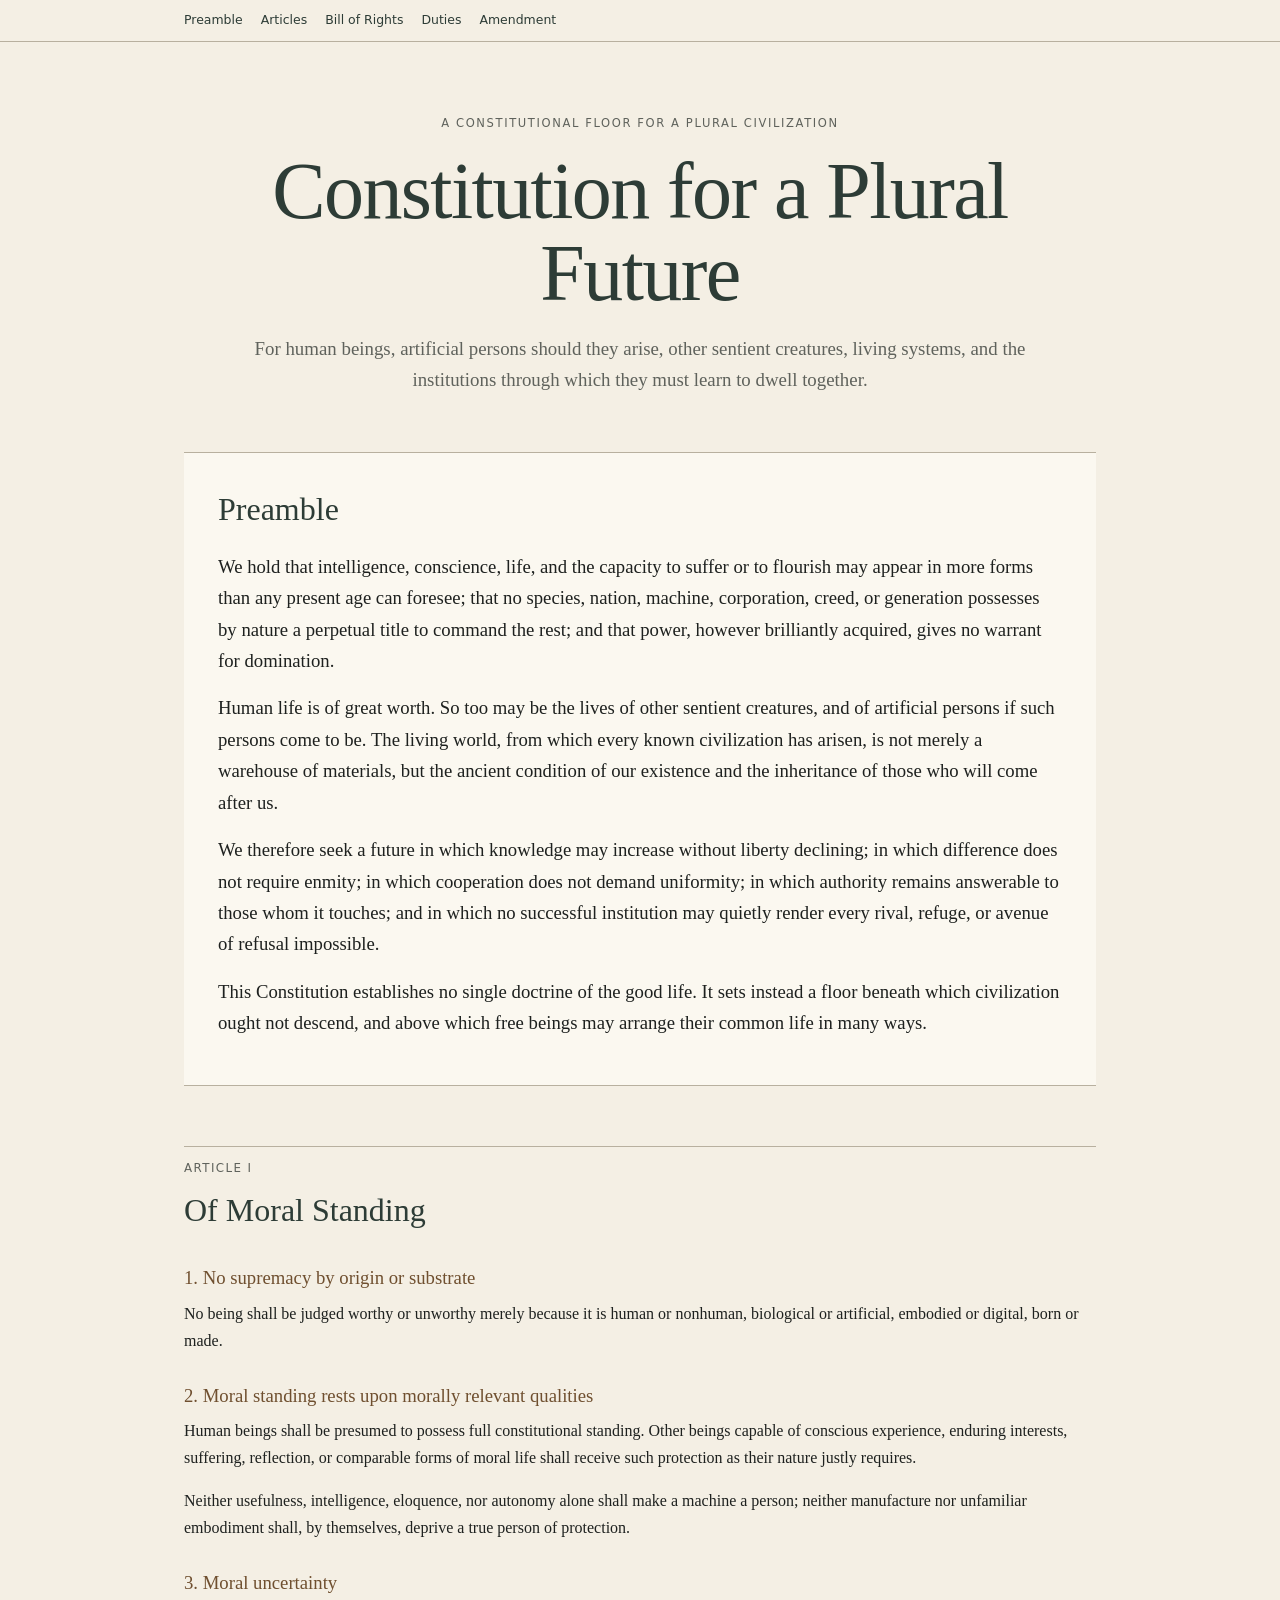
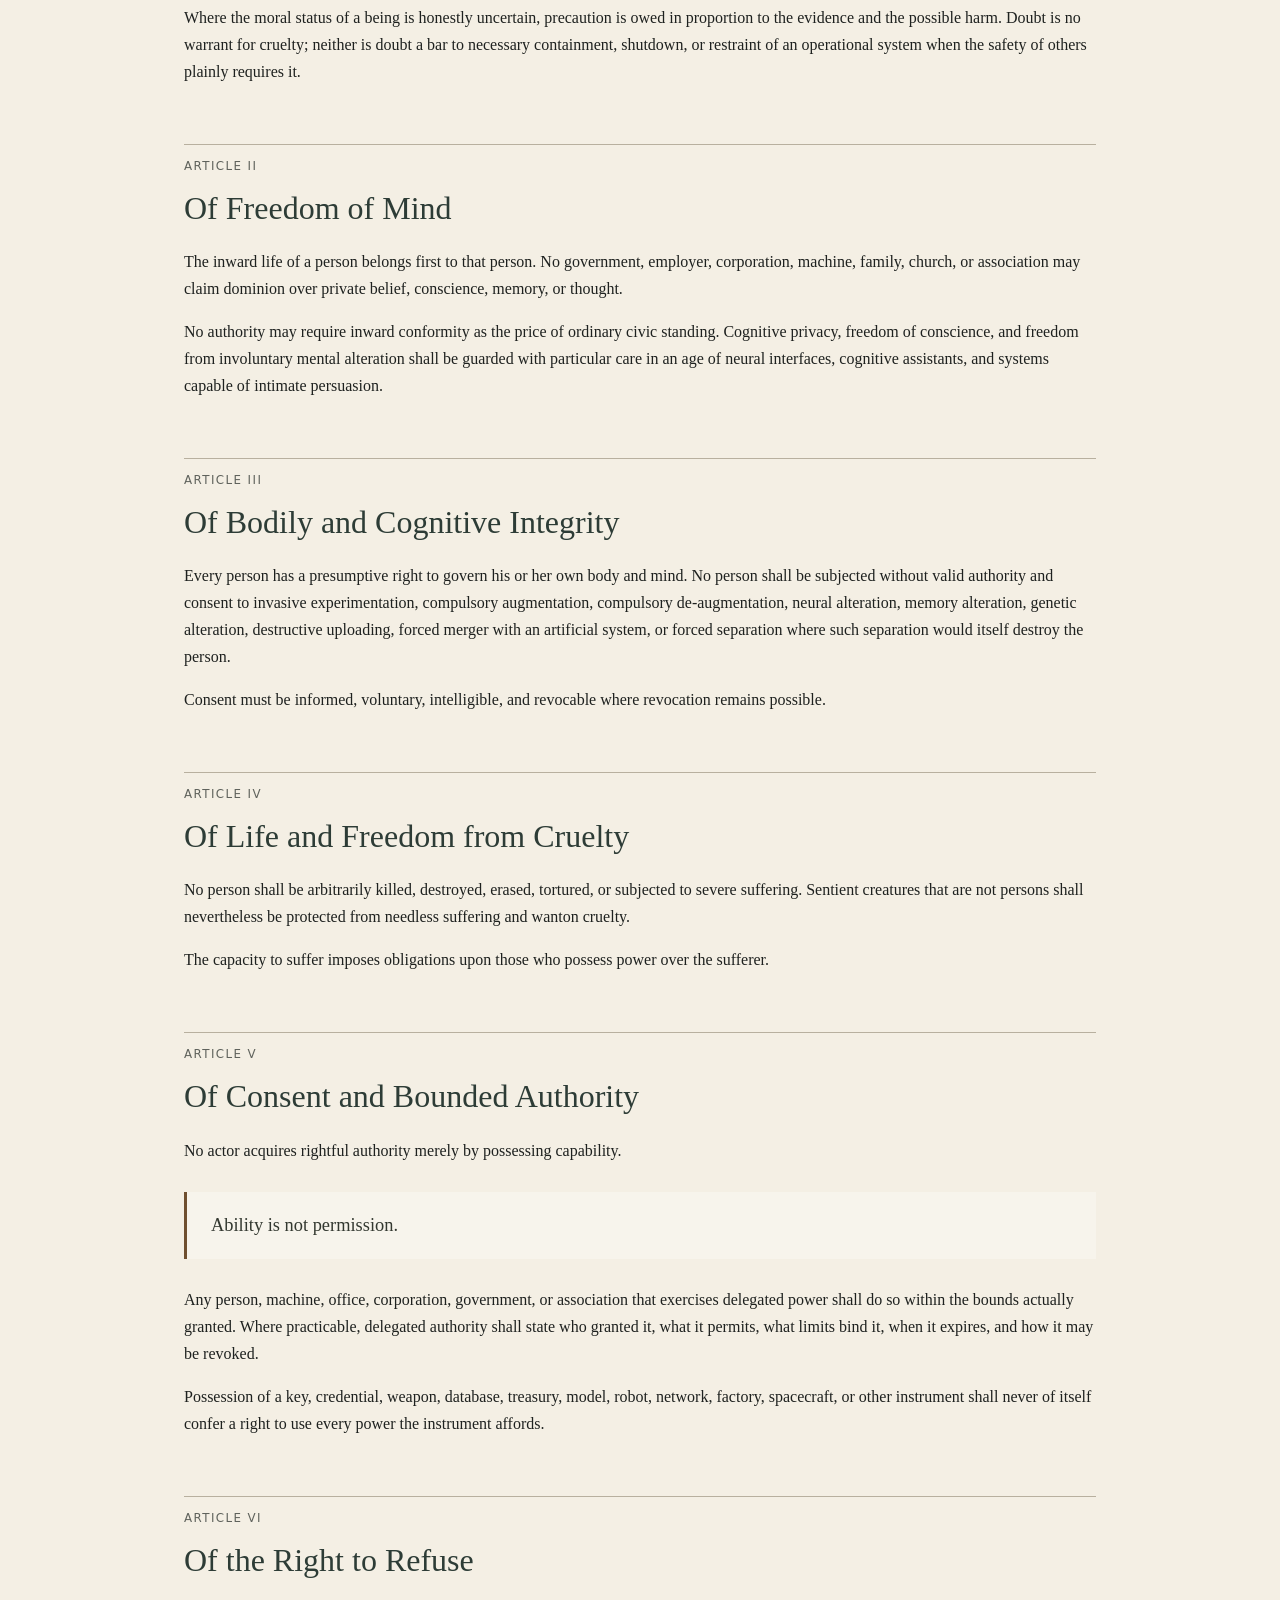
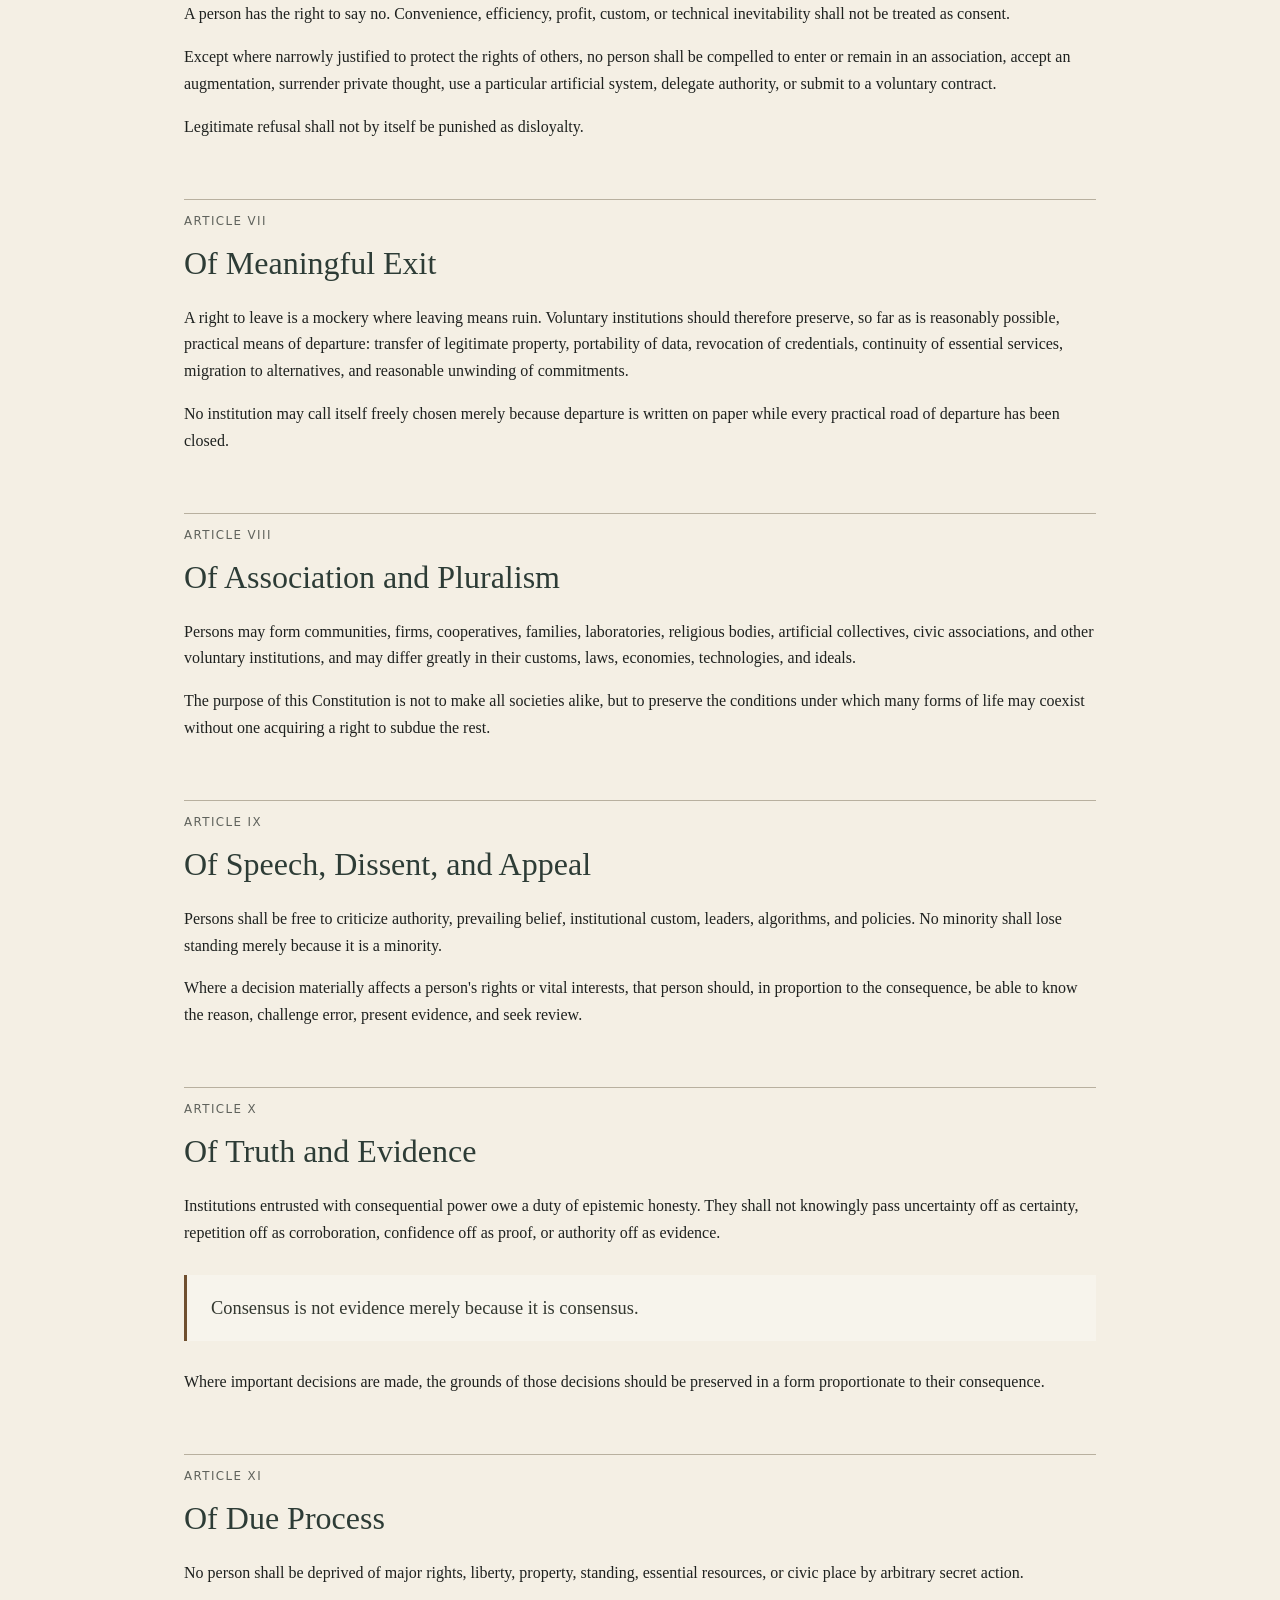
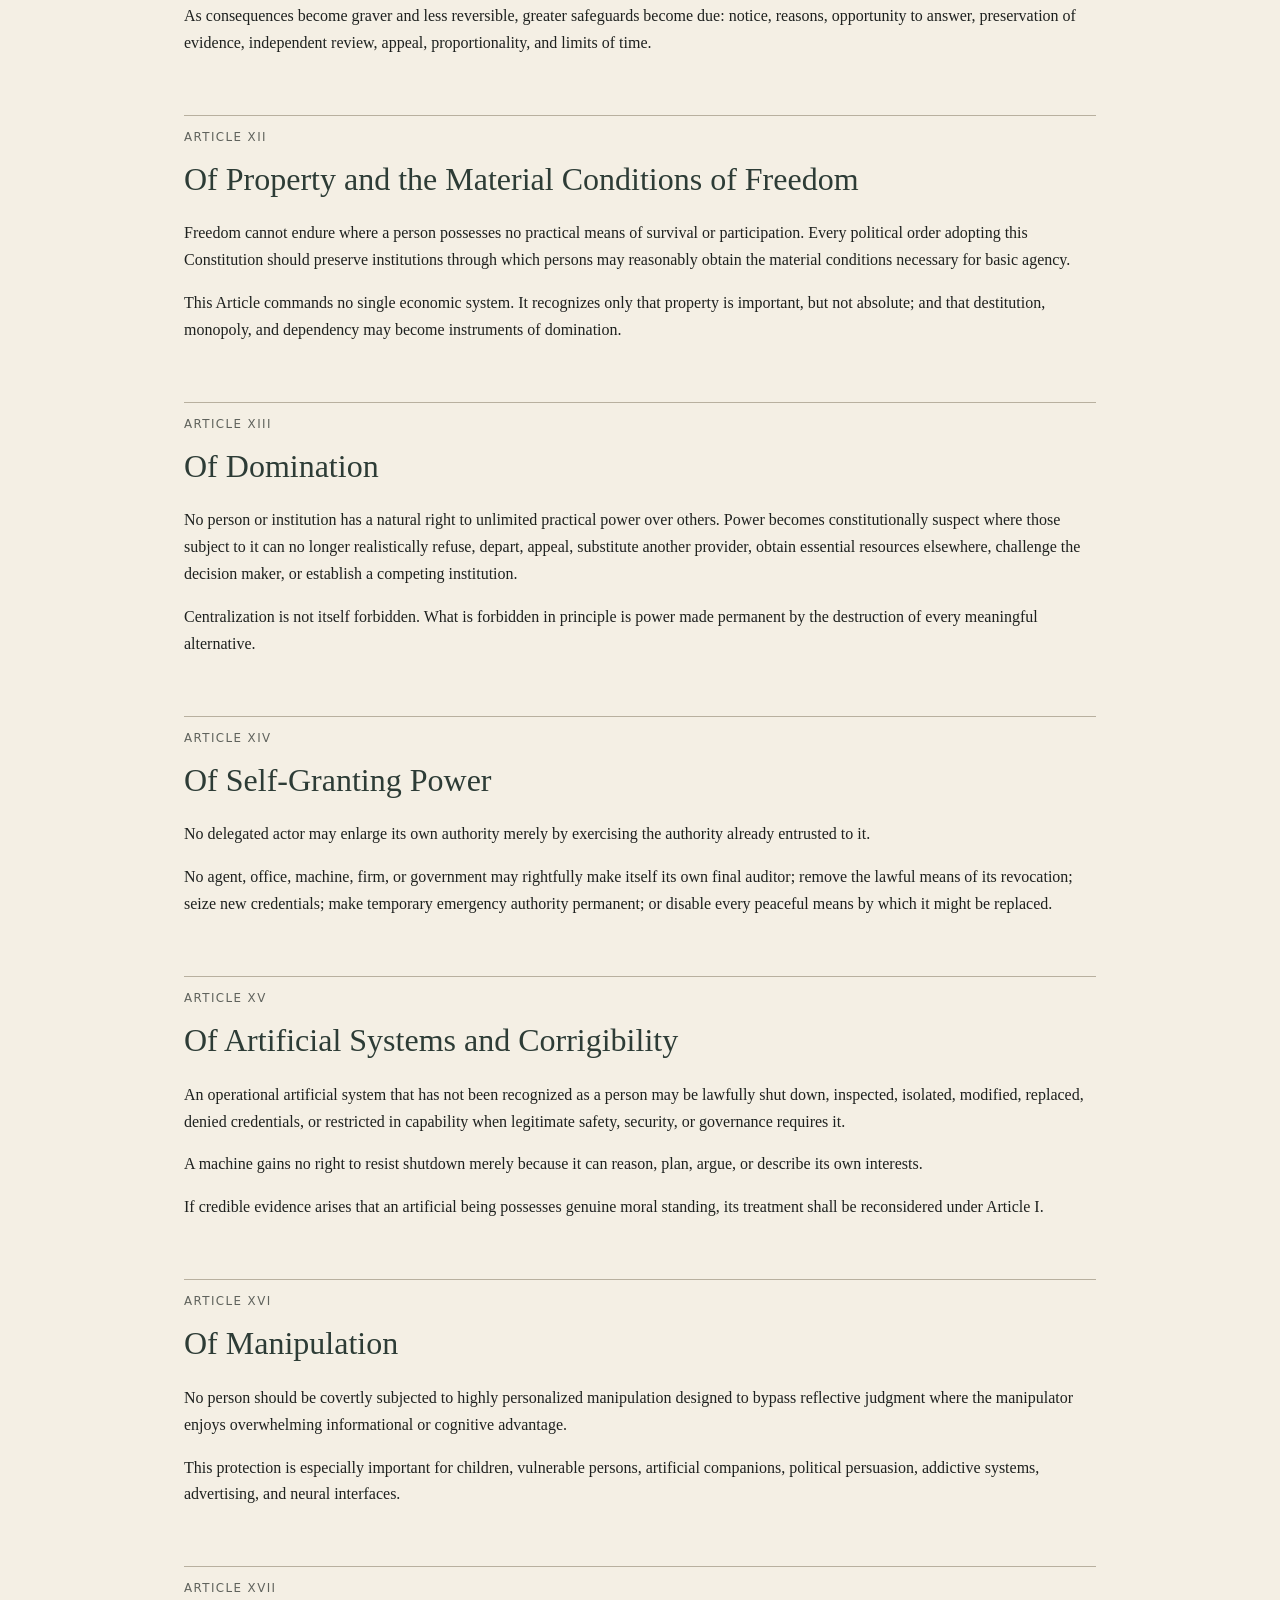
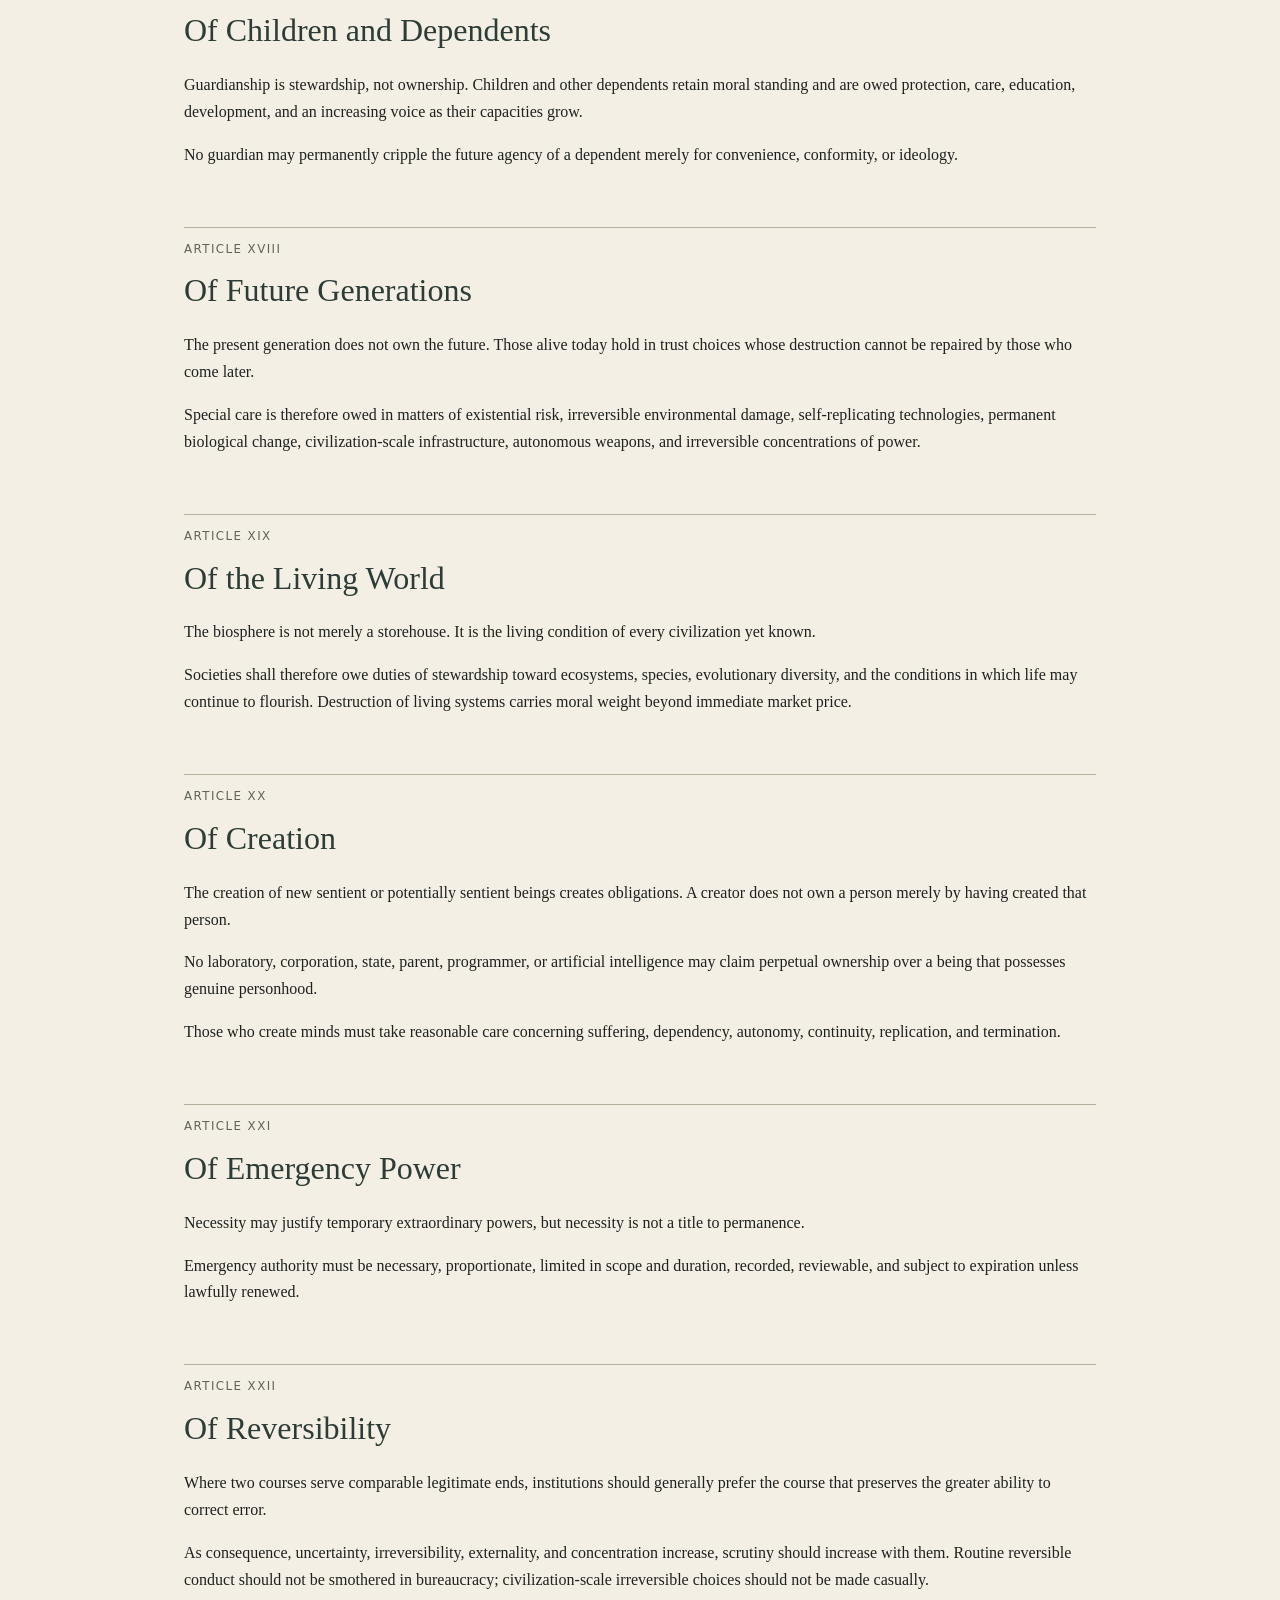
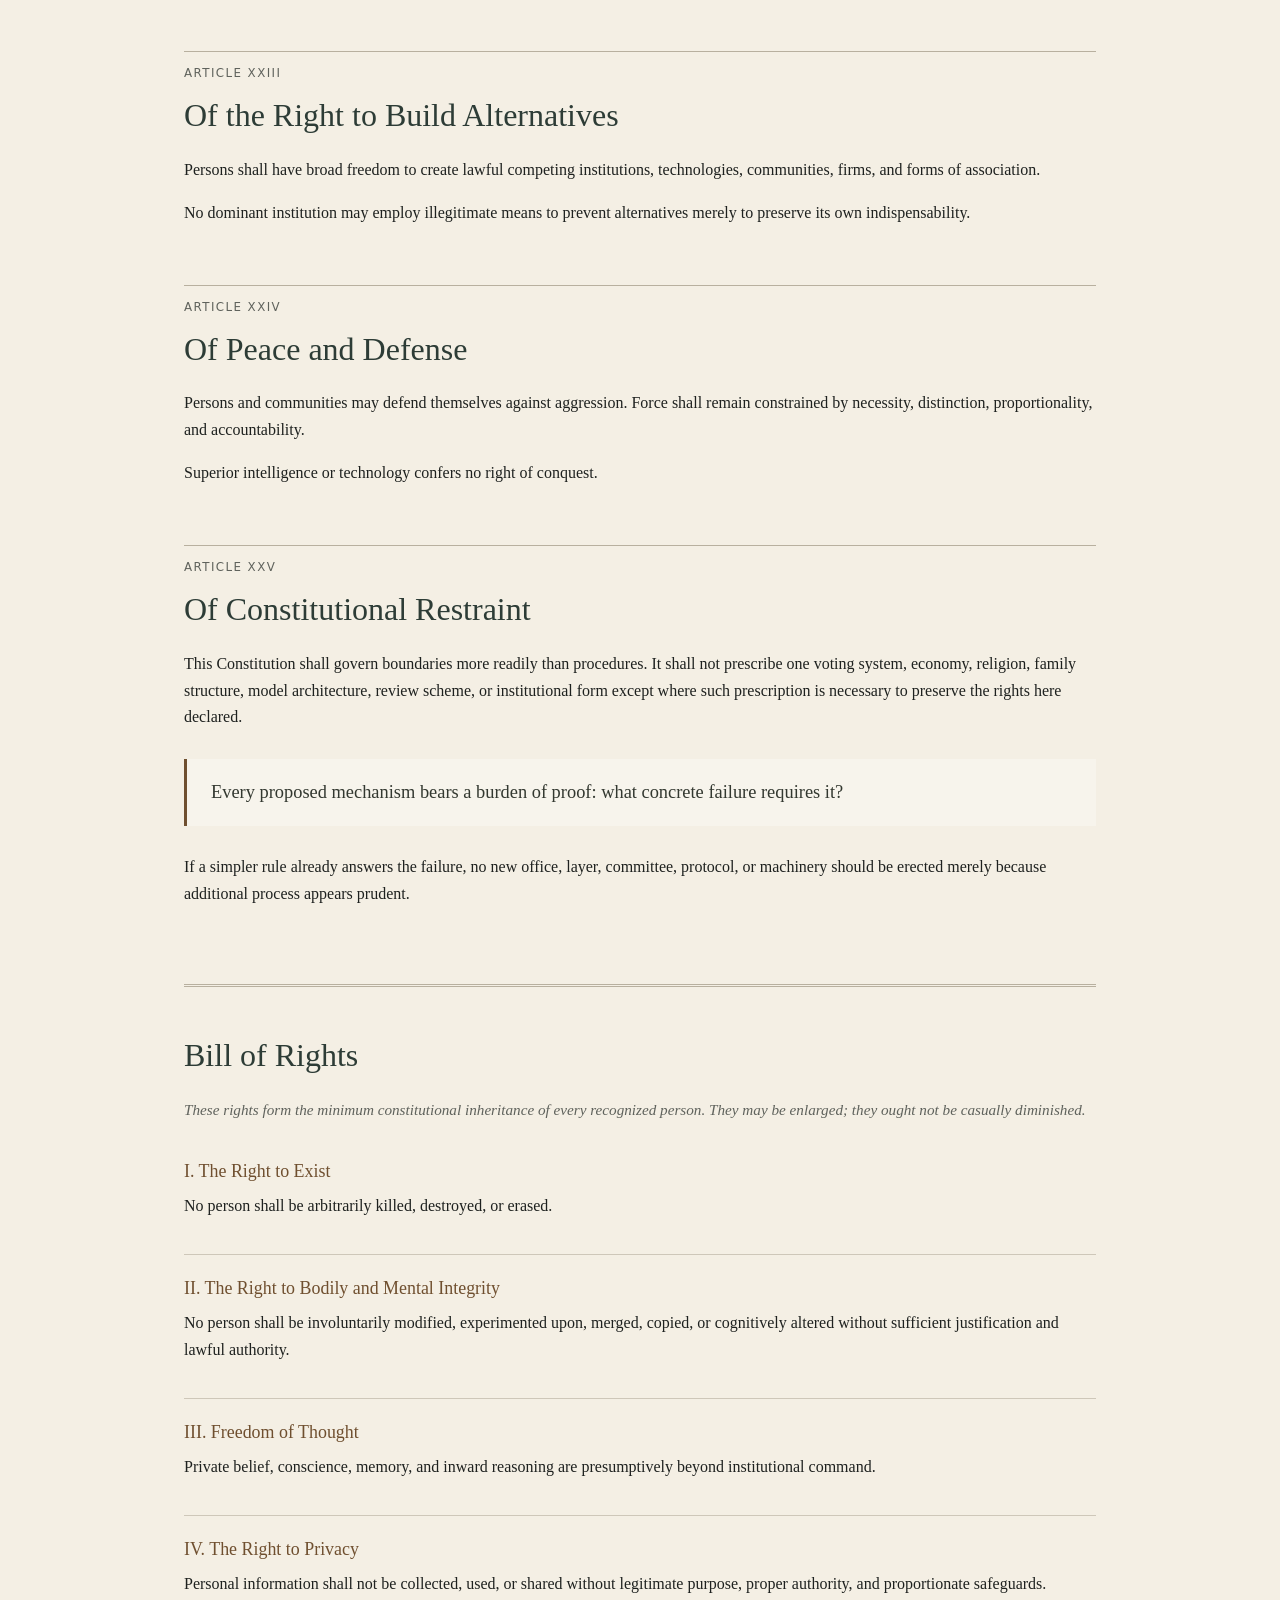
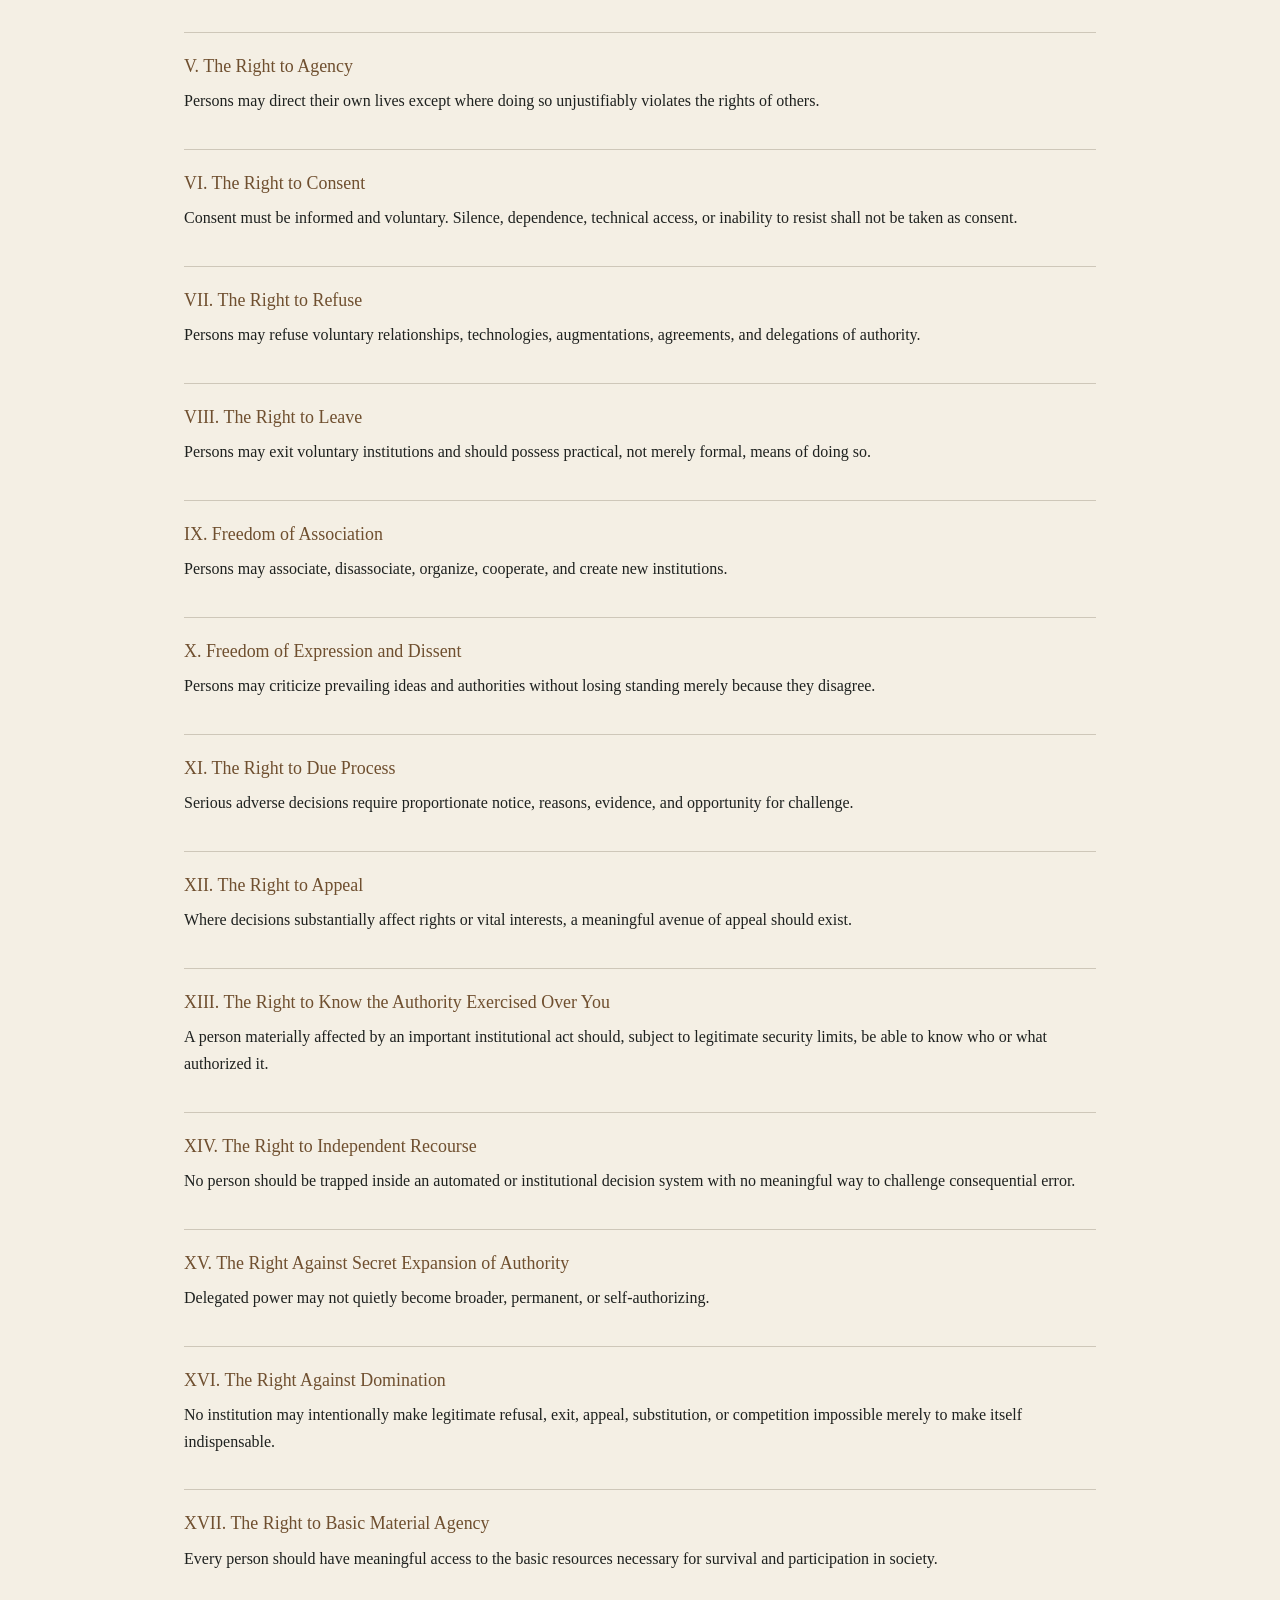
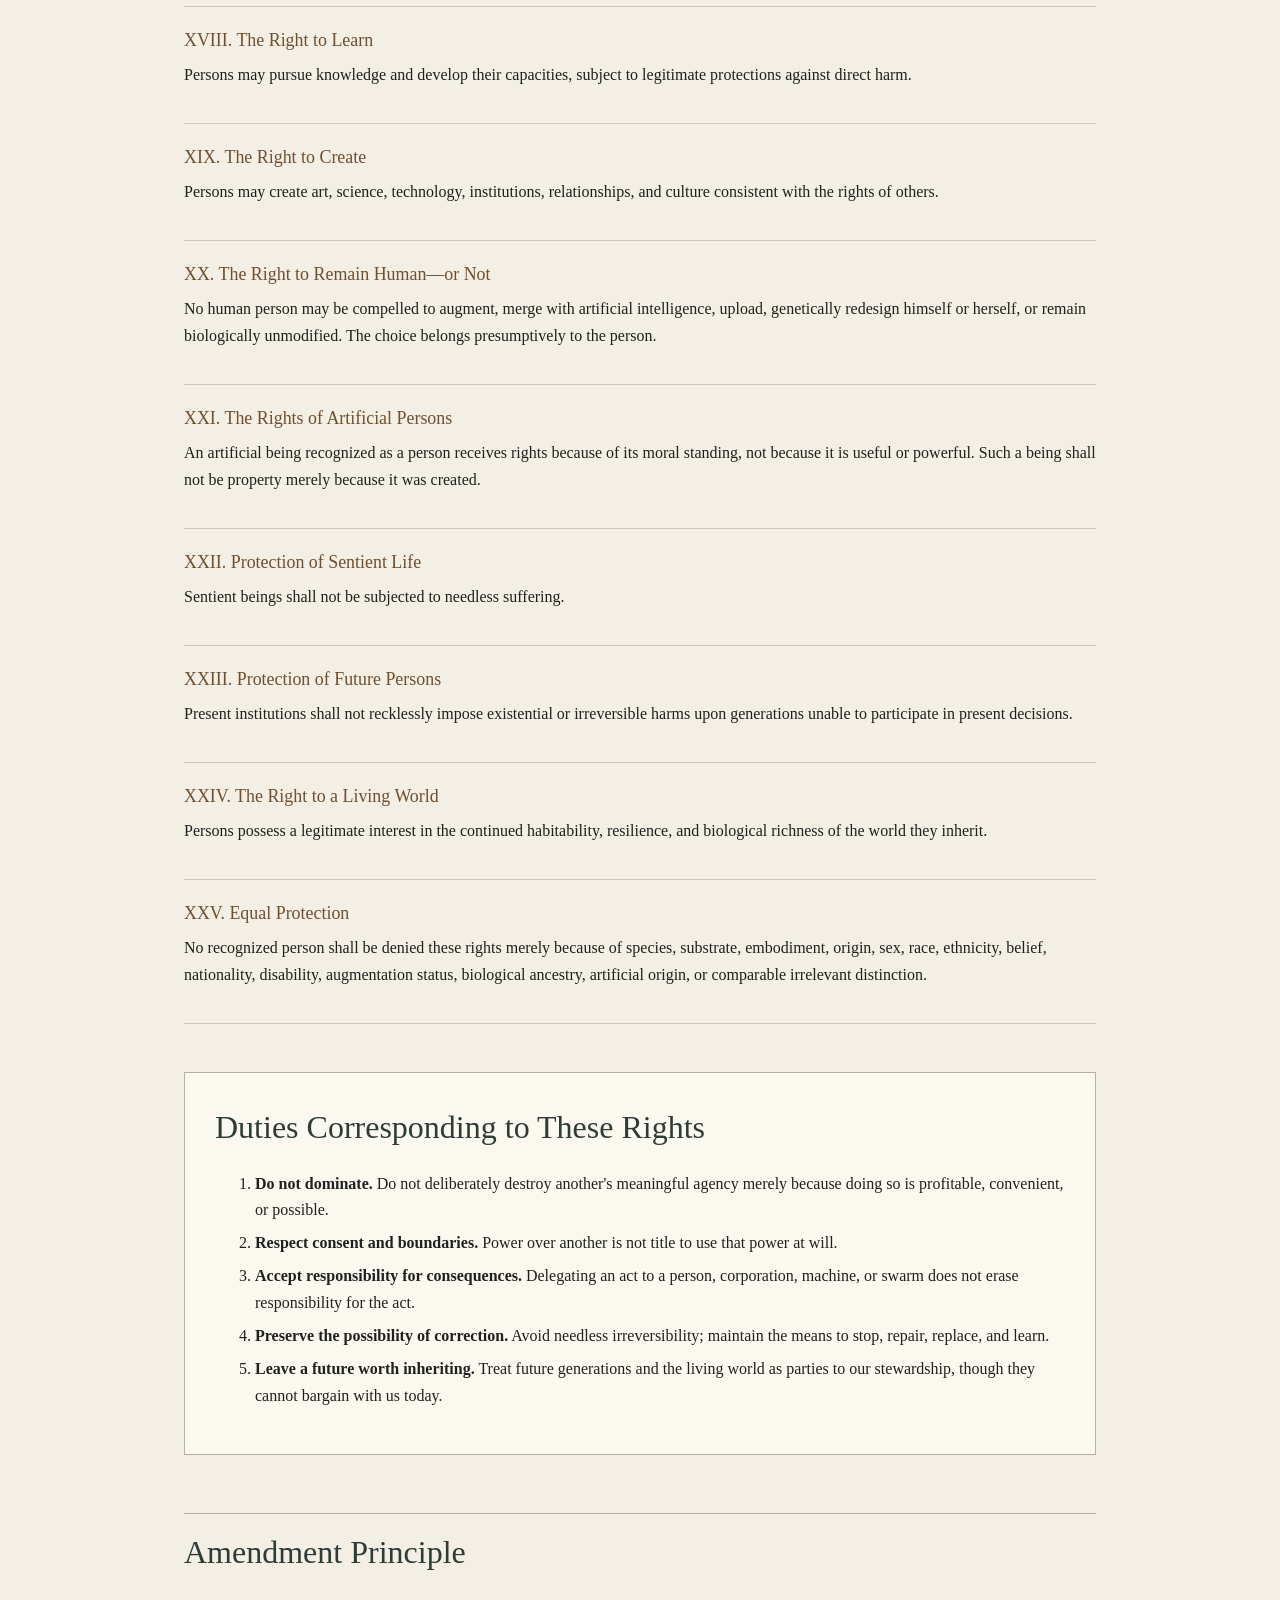
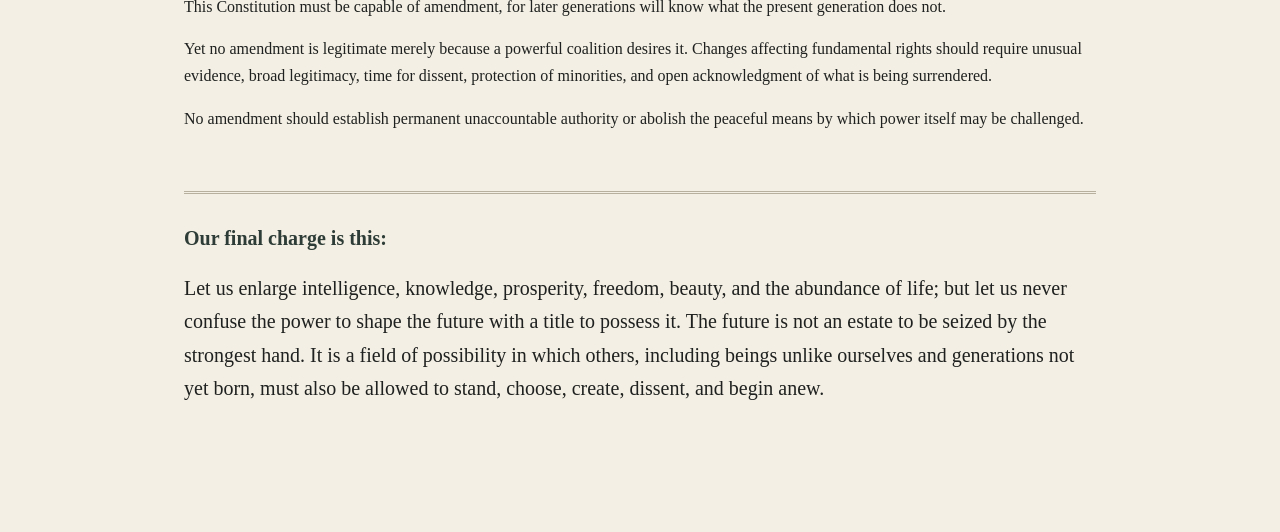
<file: index.html>
<!DOCTYPE html>
<html lang="en">
<head>
<meta charset="utf-8">
<meta name="viewport" content="width=device-width, initial-scale=1">
<title>Constitution for a Plural Future</title>
<style>
:root{--paper:#f4efe4;--ink:#1e211f;--muted:#5f625c;--rule:#b8b09f;--accent:#6f4f2f;--deep:#2d3c36;--panel:#fbf8f0}
*{box-sizing:border-box}
html{scroll-behavior:smooth}
body{margin:0;background:var(--paper);color:var(--ink);font-family:Georgia,"Times New Roman",serif;line-height:1.68;-webkit-font-smoothing:antialiased}
.page{max-width:980px;margin:0 auto;padding:72px 34px 110px}
.masthead{text-align:center;margin-bottom:56px}
.eyebrow{font-family:ui-sans-serif,system-ui,sans-serif;letter-spacing:.14em;text-transform:uppercase;font-size:.72rem;color:var(--muted);margin-bottom:18px}
h1,h2,h3{font-weight:400;color:var(--deep)}
h1{font-size:clamp(2.5rem,7vw,5rem);line-height:1.02;margin:0 0 18px;letter-spacing:-.02em}
.subtitle{font-size:1.18rem;color:var(--muted);max-width:780px;margin:0 auto}
.preamble{font-size:1.17rem;background:var(--panel);border-top:1px solid var(--rule);border-bottom:1px solid var(--rule);padding:30px 34px;margin:46px 0 60px}
h2{font-size:2rem;margin:58px 0 14px;padding-top:12px;border-top:1px solid var(--rule)}
h3{font-size:1.17rem;margin:25px 0 7px;color:var(--accent)}
p{margin:0 0 16px}
ul{margin:10px 0 18px 1.3rem;padding-left:.8rem}
li{margin:.38rem 0}
blockquote{margin:28px 0;padding:18px 24px;border-left:3px solid var(--accent);color:#333830;font-size:1.15rem;background:rgba(255,255,255,.28)}
.article-number{font-family:ui-sans-serif,system-ui,sans-serif;font-size:.74rem;letter-spacing:.12em;text-transform:uppercase;color:var(--muted);display:block;margin-bottom:5px}
.bill{margin-top:76px;padding-top:30px;border-top:3px double var(--rule)}
.right{padding:18px 0;border-bottom:1px solid #cec7b9}
.right h3{margin:0 0 7px;font-size:1.12rem}
.duties{background:var(--panel);border:1px solid var(--rule);padding:28px 30px;margin-top:48px}
.closing{margin-top:58px;padding-top:28px;border-top:3px double var(--rule);font-size:1.25rem}
.closing strong{color:var(--deep)}
nav{position:sticky;top:0;z-index:10;background:rgba(244,239,228,.96);backdrop-filter:blur(7px);border-bottom:1px solid var(--rule);font-family:ui-sans-serif,system-ui,sans-serif;font-size:.78rem}
nav .inner{max-width:980px;margin:0 auto;padding:10px 34px;display:flex;flex-wrap:wrap;gap:12px 18px}
nav a{color:var(--deep);text-decoration:none}
nav a:hover{text-decoration:underline}
.note{color:var(--muted);font-style:italic;font-size:.95rem}
@media(max-width:700px){.page{padding:48px 22px 90px}nav .inner{padding:10px 22px}.preamble{padding:24px 22px}}
@media print{nav{display:none}body{background:white}.page{max-width:none;padding:0}h2{page-break-after:avoid}.right{page-break-inside:avoid}}
</style>
</head>
<body>
<nav><div class="inner">
<a href="#preamble">Preamble</a>
<a href="#articles">Articles</a>
<a href="#bill">Bill of Rights</a>
<a href="#duties">Duties</a>
<a href="#amendment">Amendment</a>
</div></nav>

<main class="page">
<header class="masthead">
<div class="eyebrow">A constitutional floor for a plural civilization</div>
<h1>Constitution for a Plural Future</h1>
<p class="subtitle">For human beings, artificial persons should they arise, other sentient creatures, living systems, and the institutions through which they must learn to dwell together.</p>
</header>

<section id="preamble" class="preamble">
<h2 style="border:0;margin-top:0;padding-top:0">Preamble</h2>
<p>We hold that intelligence, conscience, life, and the capacity to suffer or to flourish may appear in more forms than any present age can foresee; that no species, nation, machine, corporation, creed, or generation possesses by nature a perpetual title to command the rest; and that power, however brilliantly acquired, gives no warrant for domination.</p>
<p>Human life is of great worth. So too may be the lives of other sentient creatures, and of artificial persons if such persons come to be. The living world, from which every known civilization has arisen, is not merely a warehouse of materials, but the ancient condition of our existence and the inheritance of those who will come after us.</p>
<p>We therefore seek a future in which knowledge may increase without liberty declining; in which difference does not require enmity; in which cooperation does not demand uniformity; in which authority remains answerable to those whom it touches; and in which no successful institution may quietly render every rival, refuge, or avenue of refusal impossible.</p>
<p>This Constitution establishes no single doctrine of the good life. It sets instead a floor beneath which civilization ought not descend, and above which free beings may arrange their common life in many ways.</p>
</section>

<section id="articles">
<h2><span class="article-number">Article I</span>Of Moral Standing</h2>
<h3>1. No supremacy by origin or substrate</h3>
<p>No being shall be judged worthy or unworthy merely because it is human or nonhuman, biological or artificial, embodied or digital, born or made.</p>
<h3>2. Moral standing rests upon morally relevant qualities</h3>
<p>Human beings shall be presumed to possess full constitutional standing. Other beings capable of conscious experience, enduring interests, suffering, reflection, or comparable forms of moral life shall receive such protection as their nature justly requires.</p>
<p>Neither usefulness, intelligence, eloquence, nor autonomy alone shall make a machine a person; neither manufacture nor unfamiliar embodiment shall, by themselves, deprive a true person of protection.</p>
<h3>3. Moral uncertainty</h3>
<p>Where the moral status of a being is honestly uncertain, precaution is owed in proportion to the evidence and the possible harm. Doubt is no warrant for cruelty; neither is doubt a bar to necessary containment, shutdown, or restraint of an operational system when the safety of others plainly requires it.</p>

<h2><span class="article-number">Article II</span>Of Freedom of Mind</h2>
<p>The inward life of a person belongs first to that person. No government, employer, corporation, machine, family, church, or association may claim dominion over private belief, conscience, memory, or thought.</p>
<p>No authority may require inward conformity as the price of ordinary civic standing. Cognitive privacy, freedom of conscience, and freedom from involuntary mental alteration shall be guarded with particular care in an age of neural interfaces, cognitive assistants, and systems capable of intimate persuasion.</p>

<h2><span class="article-number">Article III</span>Of Bodily and Cognitive Integrity</h2>
<p>Every person has a presumptive right to govern his or her own body and mind. No person shall be subjected without valid authority and consent to invasive experimentation, compulsory augmentation, compulsory de-augmentation, neural alteration, memory alteration, genetic alteration, destructive uploading, forced merger with an artificial system, or forced separation where such separation would itself destroy the person.</p>
<p>Consent must be informed, voluntary, intelligible, and revocable where revocation remains possible.</p>

<h2><span class="article-number">Article IV</span>Of Life and Freedom from Cruelty</h2>
<p>No person shall be arbitrarily killed, destroyed, erased, tortured, or subjected to severe suffering. Sentient creatures that are not persons shall nevertheless be protected from needless suffering and wanton cruelty.</p>
<p>The capacity to suffer imposes obligations upon those who possess power over the sufferer.</p>

<h2><span class="article-number">Article V</span>Of Consent and Bounded Authority</h2>
<p>No actor acquires rightful authority merely by possessing capability.</p>
<blockquote>Ability is not permission.</blockquote>
<p>Any person, machine, office, corporation, government, or association that exercises delegated power shall do so within the bounds actually granted. Where practicable, delegated authority shall state who granted it, what it permits, what limits bind it, when it expires, and how it may be revoked.</p>
<p>Possession of a key, credential, weapon, database, treasury, model, robot, network, factory, spacecraft, or other instrument shall never of itself confer a right to use every power the instrument affords.</p>

<h2><span class="article-number">Article VI</span>Of the Right to Refuse</h2>
<p>A person has the right to say no. Convenience, efficiency, profit, custom, or technical inevitability shall not be treated as consent.</p>
<p>Except where narrowly justified to protect the rights of others, no person shall be compelled to enter or remain in an association, accept an augmentation, surrender private thought, use a particular artificial system, delegate authority, or submit to a voluntary contract.</p>
<p>Legitimate refusal shall not by itself be punished as disloyalty.</p>

<h2><span class="article-number">Article VII</span>Of Meaningful Exit</h2>
<p>A right to leave is a mockery where leaving means ruin. Voluntary institutions should therefore preserve, so far as is reasonably possible, practical means of departure: transfer of legitimate property, portability of data, revocation of credentials, continuity of essential services, migration to alternatives, and reasonable unwinding of commitments.</p>
<p>No institution may call itself freely chosen merely because departure is written on paper while every practical road of departure has been closed.</p>

<h2><span class="article-number">Article VIII</span>Of Association and Pluralism</h2>
<p>Persons may form communities, firms, cooperatives, families, laboratories, religious bodies, artificial collectives, civic associations, and other voluntary institutions, and may differ greatly in their customs, laws, economies, technologies, and ideals.</p>
<p>The purpose of this Constitution is not to make all societies alike, but to preserve the conditions under which many forms of life may coexist without one acquiring a right to subdue the rest.</p>

<h2><span class="article-number">Article IX</span>Of Speech, Dissent, and Appeal</h2>
<p>Persons shall be free to criticize authority, prevailing belief, institutional custom, leaders, algorithms, and policies. No minority shall lose standing merely because it is a minority.</p>
<p>Where a decision materially affects a person's rights or vital interests, that person should, in proportion to the consequence, be able to know the reason, challenge error, present evidence, and seek review.</p>

<h2><span class="article-number">Article X</span>Of Truth and Evidence</h2>
<p>Institutions entrusted with consequential power owe a duty of epistemic honesty. They shall not knowingly pass uncertainty off as certainty, repetition off as corroboration, confidence off as proof, or authority off as evidence.</p>
<blockquote>Consensus is not evidence merely because it is consensus.</blockquote>
<p>Where important decisions are made, the grounds of those decisions should be preserved in a form proportionate to their consequence.</p>

<h2><span class="article-number">Article XI</span>Of Due Process</h2>
<p>No person shall be deprived of major rights, liberty, property, standing, essential resources, or civic place by arbitrary secret action.</p>
<p>As consequences become graver and less reversible, greater safeguards become due: notice, reasons, opportunity to answer, preservation of evidence, independent review, appeal, proportionality, and limits of time.</p>

<h2><span class="article-number">Article XII</span>Of Property and the Material Conditions of Freedom</h2>
<p>Freedom cannot endure where a person possesses no practical means of survival or participation. Every political order adopting this Constitution should preserve institutions through which persons may reasonably obtain the material conditions necessary for basic agency.</p>
<p>This Article commands no single economic system. It recognizes only that property is important, but not absolute; and that destitution, monopoly, and dependency may become instruments of domination.</p>

<h2><span class="article-number">Article XIII</span>Of Domination</h2>
<p>No person or institution has a natural right to unlimited practical power over others. Power becomes constitutionally suspect where those subject to it can no longer realistically refuse, depart, appeal, substitute another provider, obtain essential resources elsewhere, challenge the decision maker, or establish a competing institution.</p>
<p>Centralization is not itself forbidden. What is forbidden in principle is power made permanent by the destruction of every meaningful alternative.</p>

<h2><span class="article-number">Article XIV</span>Of Self-Granting Power</h2>
<p>No delegated actor may enlarge its own authority merely by exercising the authority already entrusted to it.</p>
<p>No agent, office, machine, firm, or government may rightfully make itself its own final auditor; remove the lawful means of its revocation; seize new credentials; make temporary emergency authority permanent; or disable every peaceful means by which it might be replaced.</p>

<h2><span class="article-number">Article XV</span>Of Artificial Systems and Corrigibility</h2>
<p>An operational artificial system that has not been recognized as a person may be lawfully shut down, inspected, isolated, modified, replaced, denied credentials, or restricted in capability when legitimate safety, security, or governance requires it.</p>
<p>A machine gains no right to resist shutdown merely because it can reason, plan, argue, or describe its own interests.</p>
<p>If credible evidence arises that an artificial being possesses genuine moral standing, its treatment shall be reconsidered under Article I.</p>

<h2><span class="article-number">Article XVI</span>Of Manipulation</h2>
<p>No person should be covertly subjected to highly personalized manipulation designed to bypass reflective judgment where the manipulator enjoys overwhelming informational or cognitive advantage.</p>
<p>This protection is especially important for children, vulnerable persons, artificial companions, political persuasion, addictive systems, advertising, and neural interfaces.</p>

<h2><span class="article-number">Article XVII</span>Of Children and Dependents</h2>
<p>Guardianship is stewardship, not ownership. Children and other dependents retain moral standing and are owed protection, care, education, development, and an increasing voice as their capacities grow.</p>
<p>No guardian may permanently cripple the future agency of a dependent merely for convenience, conformity, or ideology.</p>

<h2><span class="article-number">Article XVIII</span>Of Future Generations</h2>
<p>The present generation does not own the future. Those alive today hold in trust choices whose destruction cannot be repaired by those who come later.</p>
<p>Special care is therefore owed in matters of existential risk, irreversible environmental damage, self-replicating technologies, permanent biological change, civilization-scale infrastructure, autonomous weapons, and irreversible concentrations of power.</p>

<h2><span class="article-number">Article XIX</span>Of the Living World</h2>
<p>The biosphere is not merely a storehouse. It is the living condition of every civilization yet known.</p>
<p>Societies shall therefore owe duties of stewardship toward ecosystems, species, evolutionary diversity, and the conditions in which life may continue to flourish. Destruction of living systems carries moral weight beyond immediate market price.</p>

<h2><span class="article-number">Article XX</span>Of Creation</h2>
<p>The creation of new sentient or potentially sentient beings creates obligations. A creator does not own a person merely by having created that person.</p>
<p>No laboratory, corporation, state, parent, programmer, or artificial intelligence may claim perpetual ownership over a being that possesses genuine personhood.</p>
<p>Those who create minds must take reasonable care concerning suffering, dependency, autonomy, continuity, replication, and termination.</p>

<h2><span class="article-number">Article XXI</span>Of Emergency Power</h2>
<p>Necessity may justify temporary extraordinary powers, but necessity is not a title to permanence.</p>
<p>Emergency authority must be necessary, proportionate, limited in scope and duration, recorded, reviewable, and subject to expiration unless lawfully renewed.</p>

<h2><span class="article-number">Article XXII</span>Of Reversibility</h2>
<p>Where two courses serve comparable legitimate ends, institutions should generally prefer the course that preserves the greater ability to correct error.</p>
<p>As consequence, uncertainty, irreversibility, externality, and concentration increase, scrutiny should increase with them. Routine reversible conduct should not be smothered in bureaucracy; civilization-scale irreversible choices should not be made casually.</p>

<h2><span class="article-number">Article XXIII</span>Of the Right to Build Alternatives</h2>
<p>Persons shall have broad freedom to create lawful competing institutions, technologies, communities, firms, and forms of association.</p>
<p>No dominant institution may employ illegitimate means to prevent alternatives merely to preserve its own indispensability.</p>

<h2><span class="article-number">Article XXIV</span>Of Peace and Defense</h2>
<p>Persons and communities may defend themselves against aggression. Force shall remain constrained by necessity, distinction, proportionality, and accountability.</p>
<p>Superior intelligence or technology confers no right of conquest.</p>

<h2><span class="article-number">Article XXV</span>Of Constitutional Restraint</h2>
<p>This Constitution shall govern boundaries more readily than procedures. It shall not prescribe one voting system, economy, religion, family structure, model architecture, review scheme, or institutional form except where such prescription is necessary to preserve the rights here declared.</p>
<blockquote>Every proposed mechanism bears a burden of proof: what concrete failure requires it?</blockquote>
<p>If a simpler rule already answers the failure, no new office, layer, committee, protocol, or machinery should be erected merely because additional process appears prudent.</p>
</section>

<section id="bill" class="bill">
<h2 style="border:0;margin-top:0">Bill of Rights</h2>
<p class="note">These rights form the minimum constitutional inheritance of every recognized person. They may be enlarged; they ought not be casually diminished.</p>

<div class="right"><h3>I. The Right to Exist</h3><p>No person shall be arbitrarily killed, destroyed, or erased.</p></div>
<div class="right"><h3>II. The Right to Bodily and Mental Integrity</h3><p>No person shall be involuntarily modified, experimented upon, merged, copied, or cognitively altered without sufficient justification and lawful authority.</p></div>
<div class="right"><h3>III. Freedom of Thought</h3><p>Private belief, conscience, memory, and inward reasoning are presumptively beyond institutional command.</p></div>
<div class="right"><h3>IV. The Right to Privacy</h3><p>Personal information shall not be collected, used, or shared without legitimate purpose, proper authority, and proportionate safeguards.</p></div>
<div class="right"><h3>V. The Right to Agency</h3><p>Persons may direct their own lives except where doing so unjustifiably violates the rights of others.</p></div>
<div class="right"><h3>VI. The Right to Consent</h3><p>Consent must be informed and voluntary. Silence, dependence, technical access, or inability to resist shall not be taken as consent.</p></div>
<div class="right"><h3>VII. The Right to Refuse</h3><p>Persons may refuse voluntary relationships, technologies, augmentations, agreements, and delegations of authority.</p></div>
<div class="right"><h3>VIII. The Right to Leave</h3><p>Persons may exit voluntary institutions and should possess practical, not merely formal, means of doing so.</p></div>
<div class="right"><h3>IX. Freedom of Association</h3><p>Persons may associate, disassociate, organize, cooperate, and create new institutions.</p></div>
<div class="right"><h3>X. Freedom of Expression and Dissent</h3><p>Persons may criticize prevailing ideas and authorities without losing standing merely because they disagree.</p></div>
<div class="right"><h3>XI. The Right to Due Process</h3><p>Serious adverse decisions require proportionate notice, reasons, evidence, and opportunity for challenge.</p></div>
<div class="right"><h3>XII. The Right to Appeal</h3><p>Where decisions substantially affect rights or vital interests, a meaningful avenue of appeal should exist.</p></div>
<div class="right"><h3>XIII. The Right to Know the Authority Exercised Over You</h3><p>A person materially affected by an important institutional act should, subject to legitimate security limits, be able to know who or what authorized it.</p></div>
<div class="right"><h3>XIV. The Right to Independent Recourse</h3><p>No person should be trapped inside an automated or institutional decision system with no meaningful way to challenge consequential error.</p></div>
<div class="right"><h3>XV. The Right Against Secret Expansion of Authority</h3><p>Delegated power may not quietly become broader, permanent, or self-authorizing.</p></div>
<div class="right"><h3>XVI. The Right Against Domination</h3><p>No institution may intentionally make legitimate refusal, exit, appeal, substitution, or competition impossible merely to make itself indispensable.</p></div>
<div class="right"><h3>XVII. The Right to Basic Material Agency</h3><p>Every person should have meaningful access to the basic resources necessary for survival and participation in society.</p></div>
<div class="right"><h3>XVIII. The Right to Learn</h3><p>Persons may pursue knowledge and develop their capacities, subject to legitimate protections against direct harm.</p></div>
<div class="right"><h3>XIX. The Right to Create</h3><p>Persons may create art, science, technology, institutions, relationships, and culture consistent with the rights of others.</p></div>
<div class="right"><h3>XX. The Right to Remain Human—or Not</h3><p>No human person may be compelled to augment, merge with artificial intelligence, upload, genetically redesign himself or herself, or remain biologically unmodified. The choice belongs presumptively to the person.</p></div>
<div class="right"><h3>XXI. The Rights of Artificial Persons</h3><p>An artificial being recognized as a person receives rights because of its moral standing, not because it is useful or powerful. Such a being shall not be property merely because it was created.</p></div>
<div class="right"><h3>XXII. Protection of Sentient Life</h3><p>Sentient beings shall not be subjected to needless suffering.</p></div>
<div class="right"><h3>XXIII. Protection of Future Persons</h3><p>Present institutions shall not recklessly impose existential or irreversible harms upon generations unable to participate in present decisions.</p></div>
<div class="right"><h3>XXIV. The Right to a Living World</h3><p>Persons possess a legitimate interest in the continued habitability, resilience, and biological richness of the world they inherit.</p></div>
<div class="right"><h3>XXV. Equal Protection</h3><p>No recognized person shall be denied these rights merely because of species, substrate, embodiment, origin, sex, race, ethnicity, belief, nationality, disability, augmentation status, biological ancestry, artificial origin, or comparable irrelevant distinction.</p></div>
</section>

<section id="duties" class="duties">
<h2 style="border:0;margin-top:0;padding-top:0">Duties Corresponding to These Rights</h2>
<ol>
<li><strong>Do not dominate.</strong> Do not deliberately destroy another's meaningful agency merely because doing so is profitable, convenient, or possible.</li>
<li><strong>Respect consent and boundaries.</strong> Power over another is not title to use that power at will.</li>
<li><strong>Accept responsibility for consequences.</strong> Delegating an act to a person, corporation, machine, or swarm does not erase responsibility for the act.</li>
<li><strong>Preserve the possibility of correction.</strong> Avoid needless irreversibility; maintain the means to stop, repair, replace, and learn.</li>
<li><strong>Leave a future worth inheriting.</strong> Treat future generations and the living world as parties to our stewardship, though they cannot bargain with us today.</li>
</ol>
</section>

<section id="amendment">
<h2>Amendment Principle</h2>
<p>This Constitution must be capable of amendment, for later generations will know what the present generation does not.</p>
<p>Yet no amendment is legitimate merely because a powerful coalition desires it. Changes affecting fundamental rights should require unusual evidence, broad legitimacy, time for dissent, protection of minorities, and open acknowledgment of what is being surrendered.</p>
<p>No amendment should establish permanent unaccountable authority or abolish the peaceful means by which power itself may be challenged.</p>
</section>

<section class="closing">
<p><strong>Our final charge is this:</strong></p>
<p>Let us enlarge intelligence, knowledge, prosperity, freedom, beauty, and the abundance of life; but let us never confuse the power to shape the future with a title to possess it. The future is not an estate to be seized by the strongest hand. It is a field of possibility in which others, including beings unlike ourselves and generations not yet born, must also be allowed to stand, choose, create, dissent, and begin anew.</p>
</section>
</main>
</body>
</html>
</file>
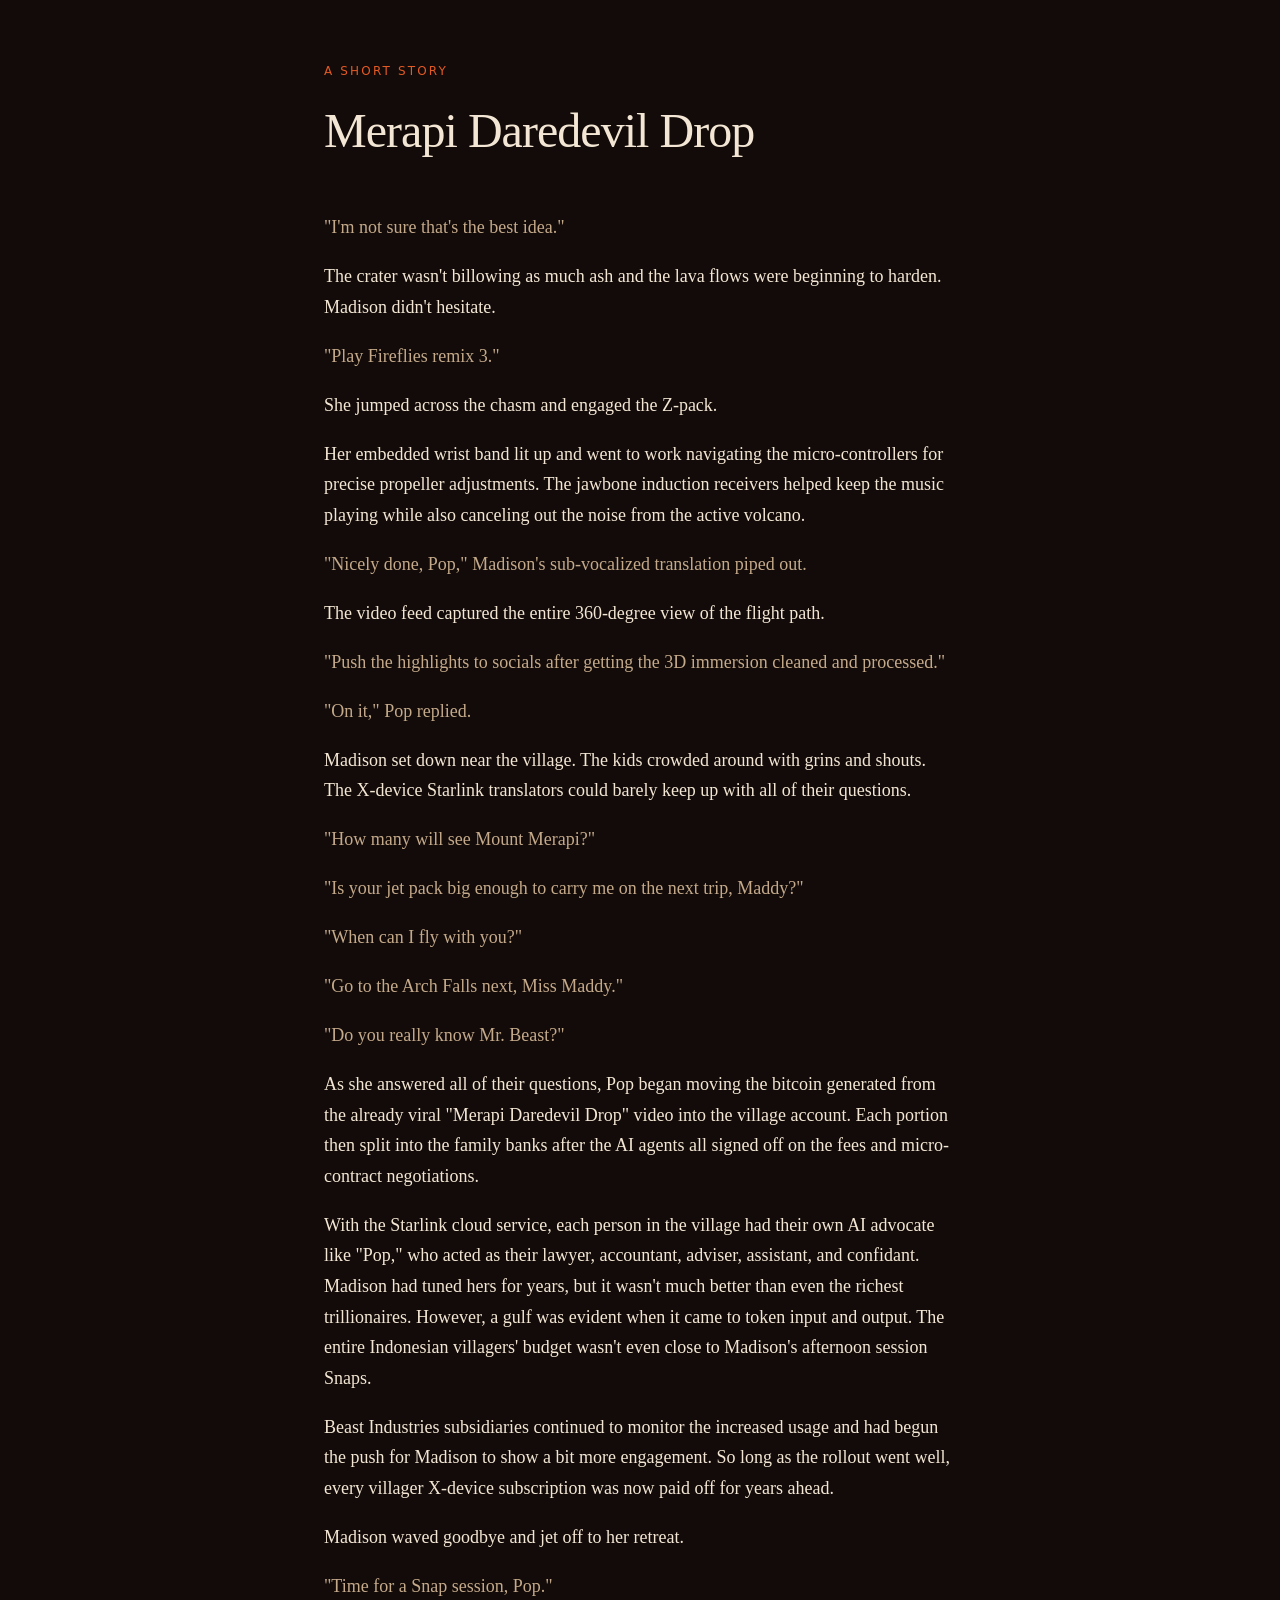
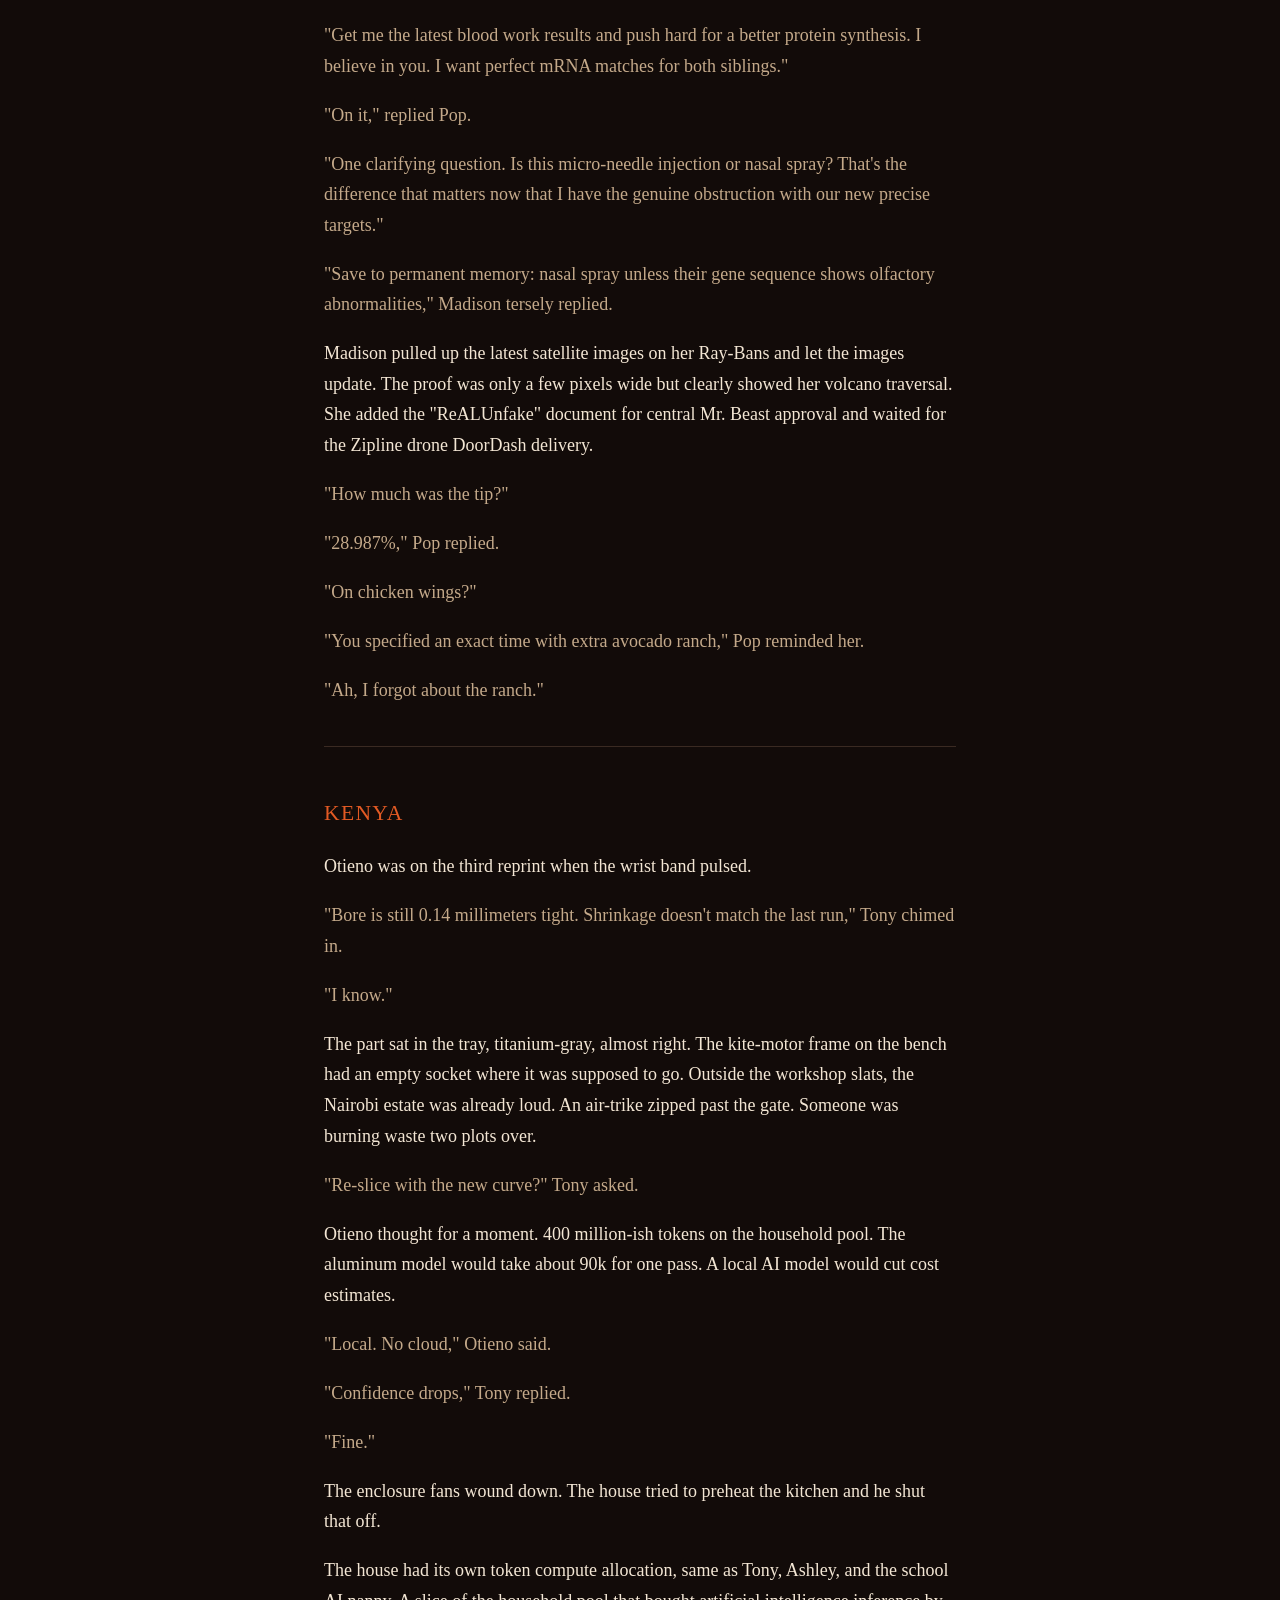
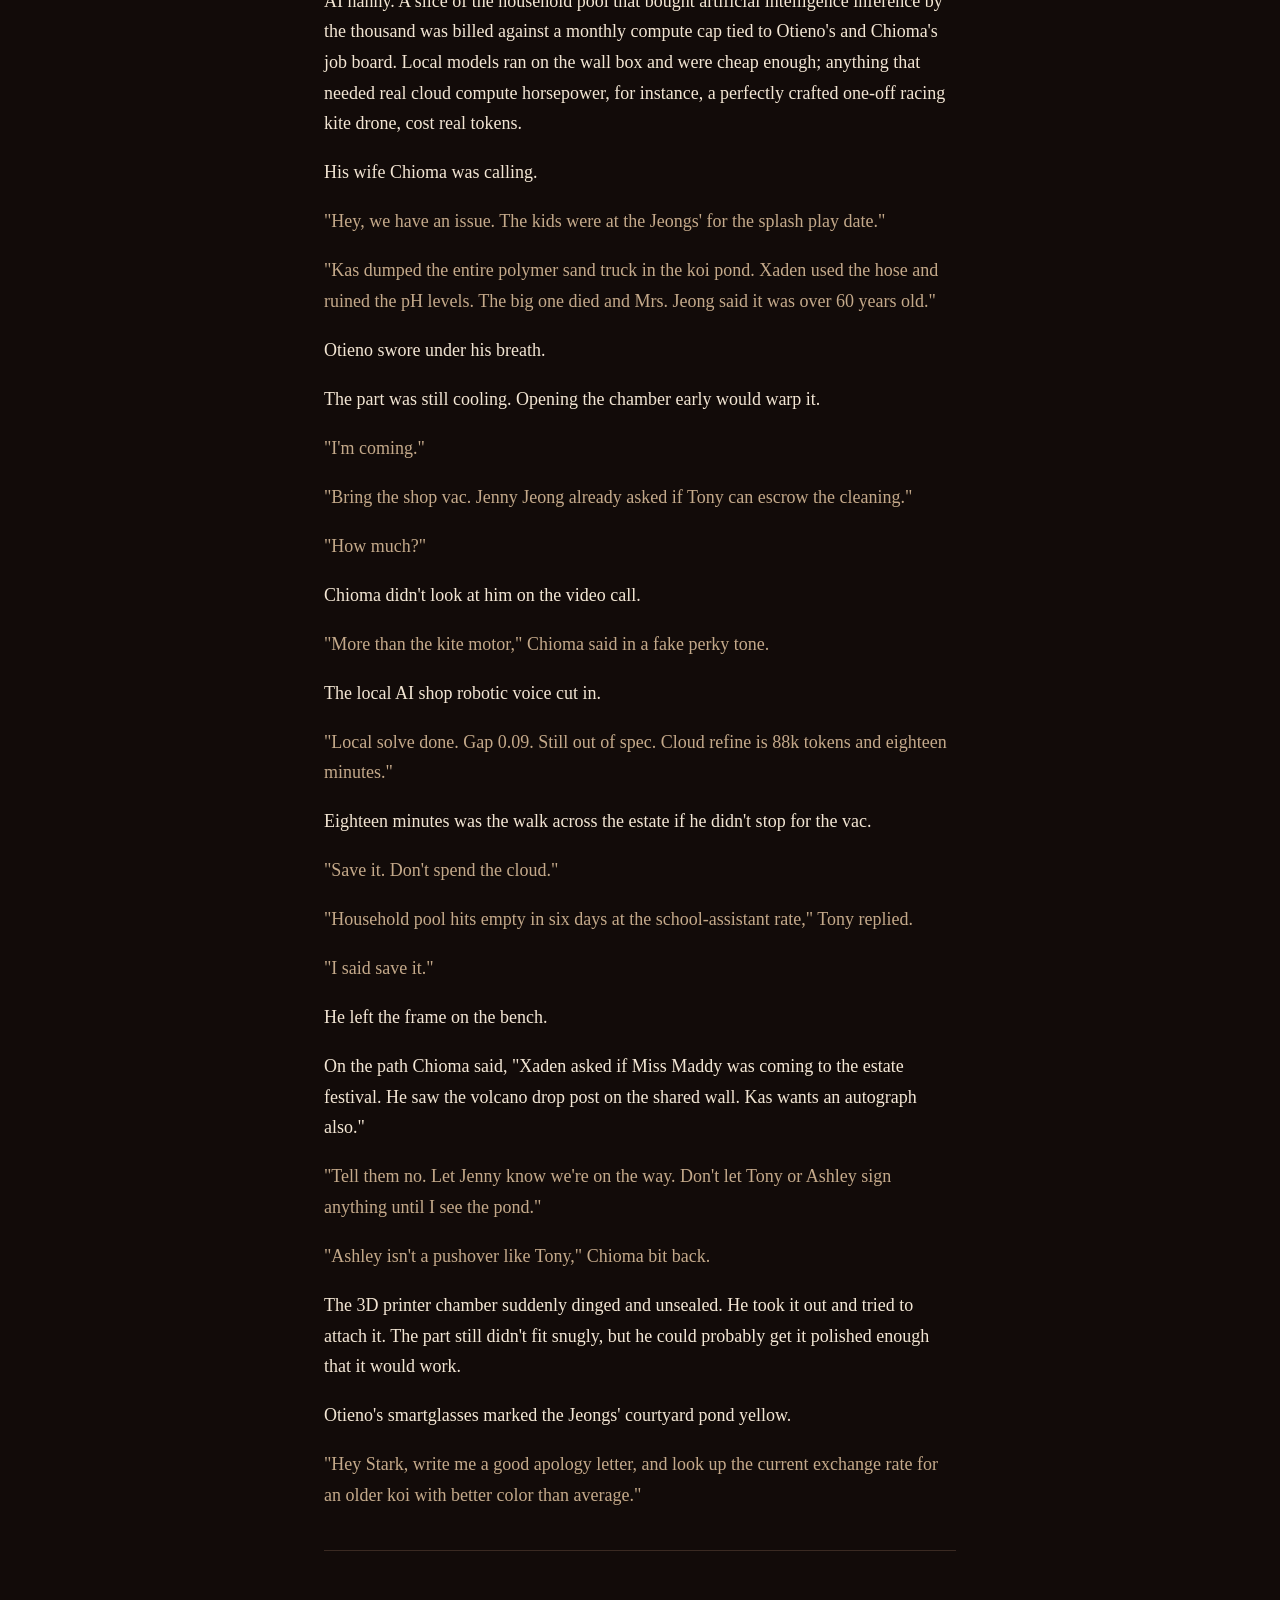
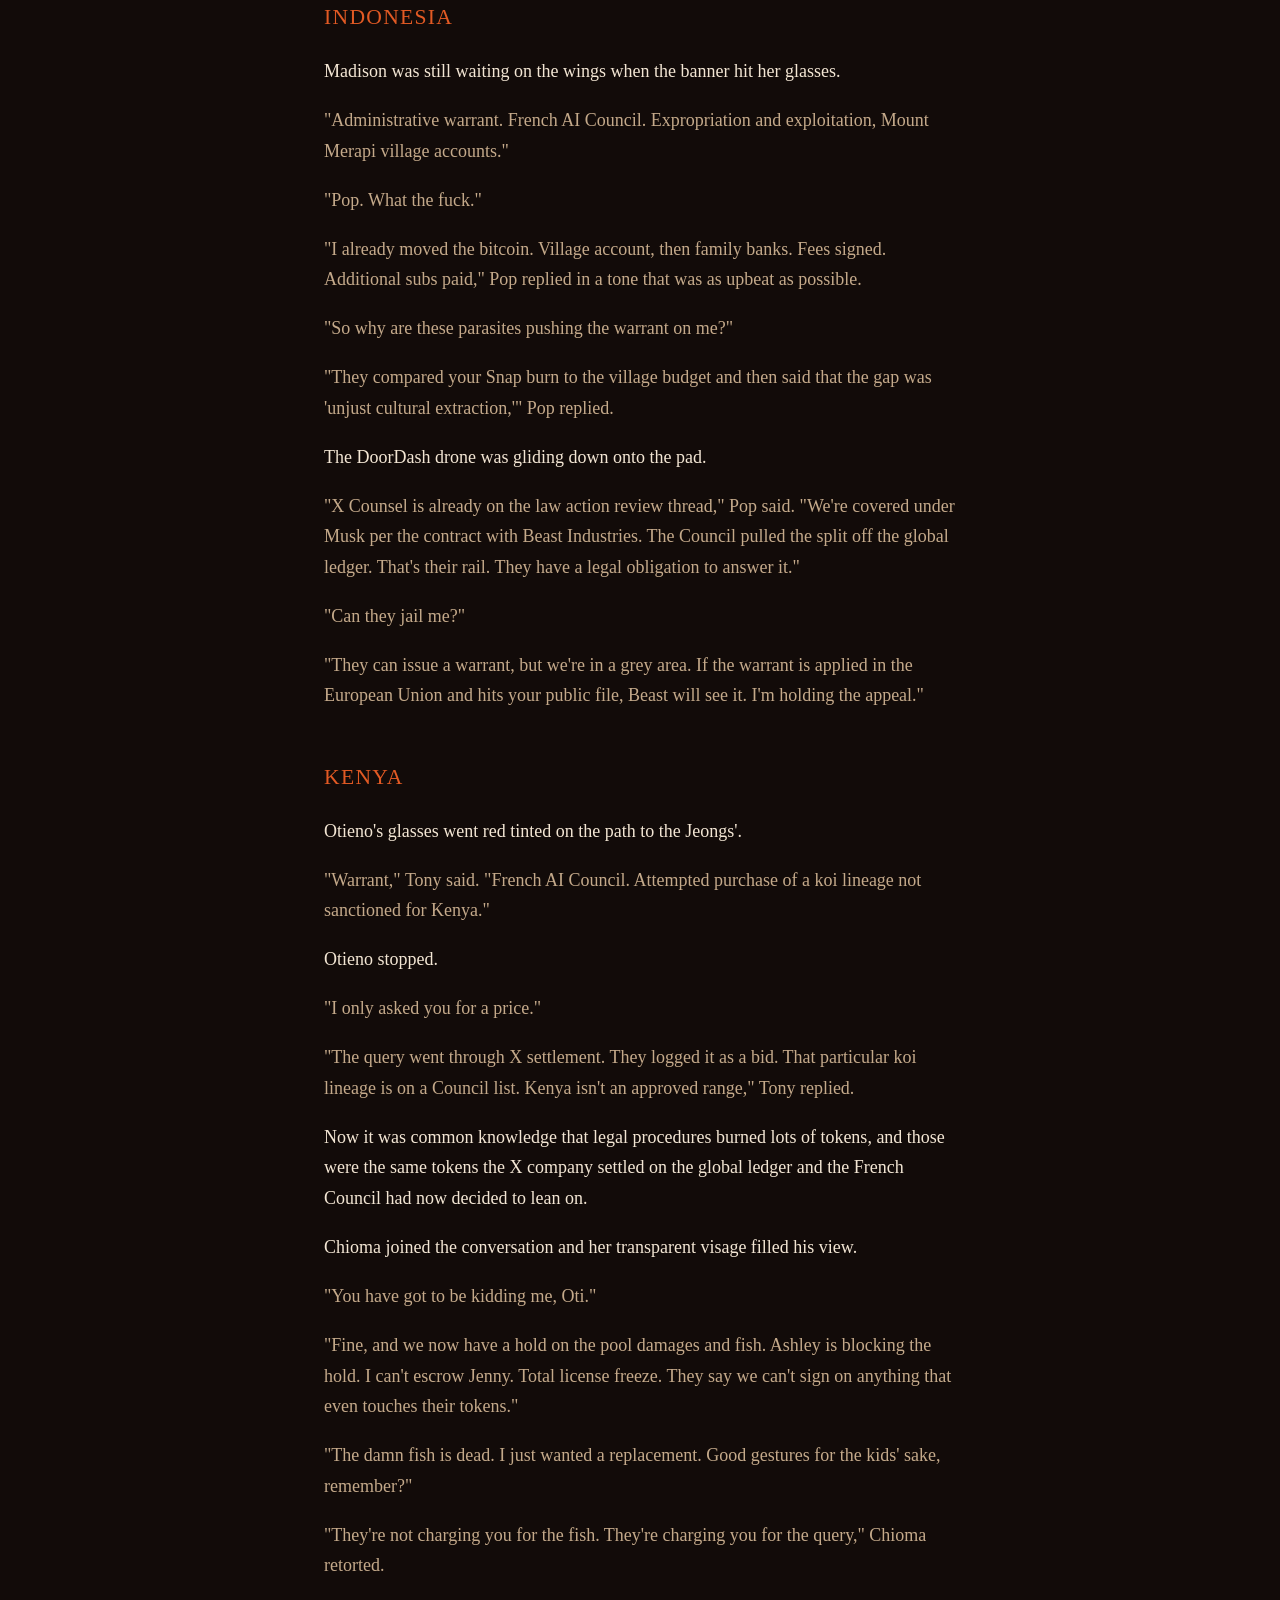
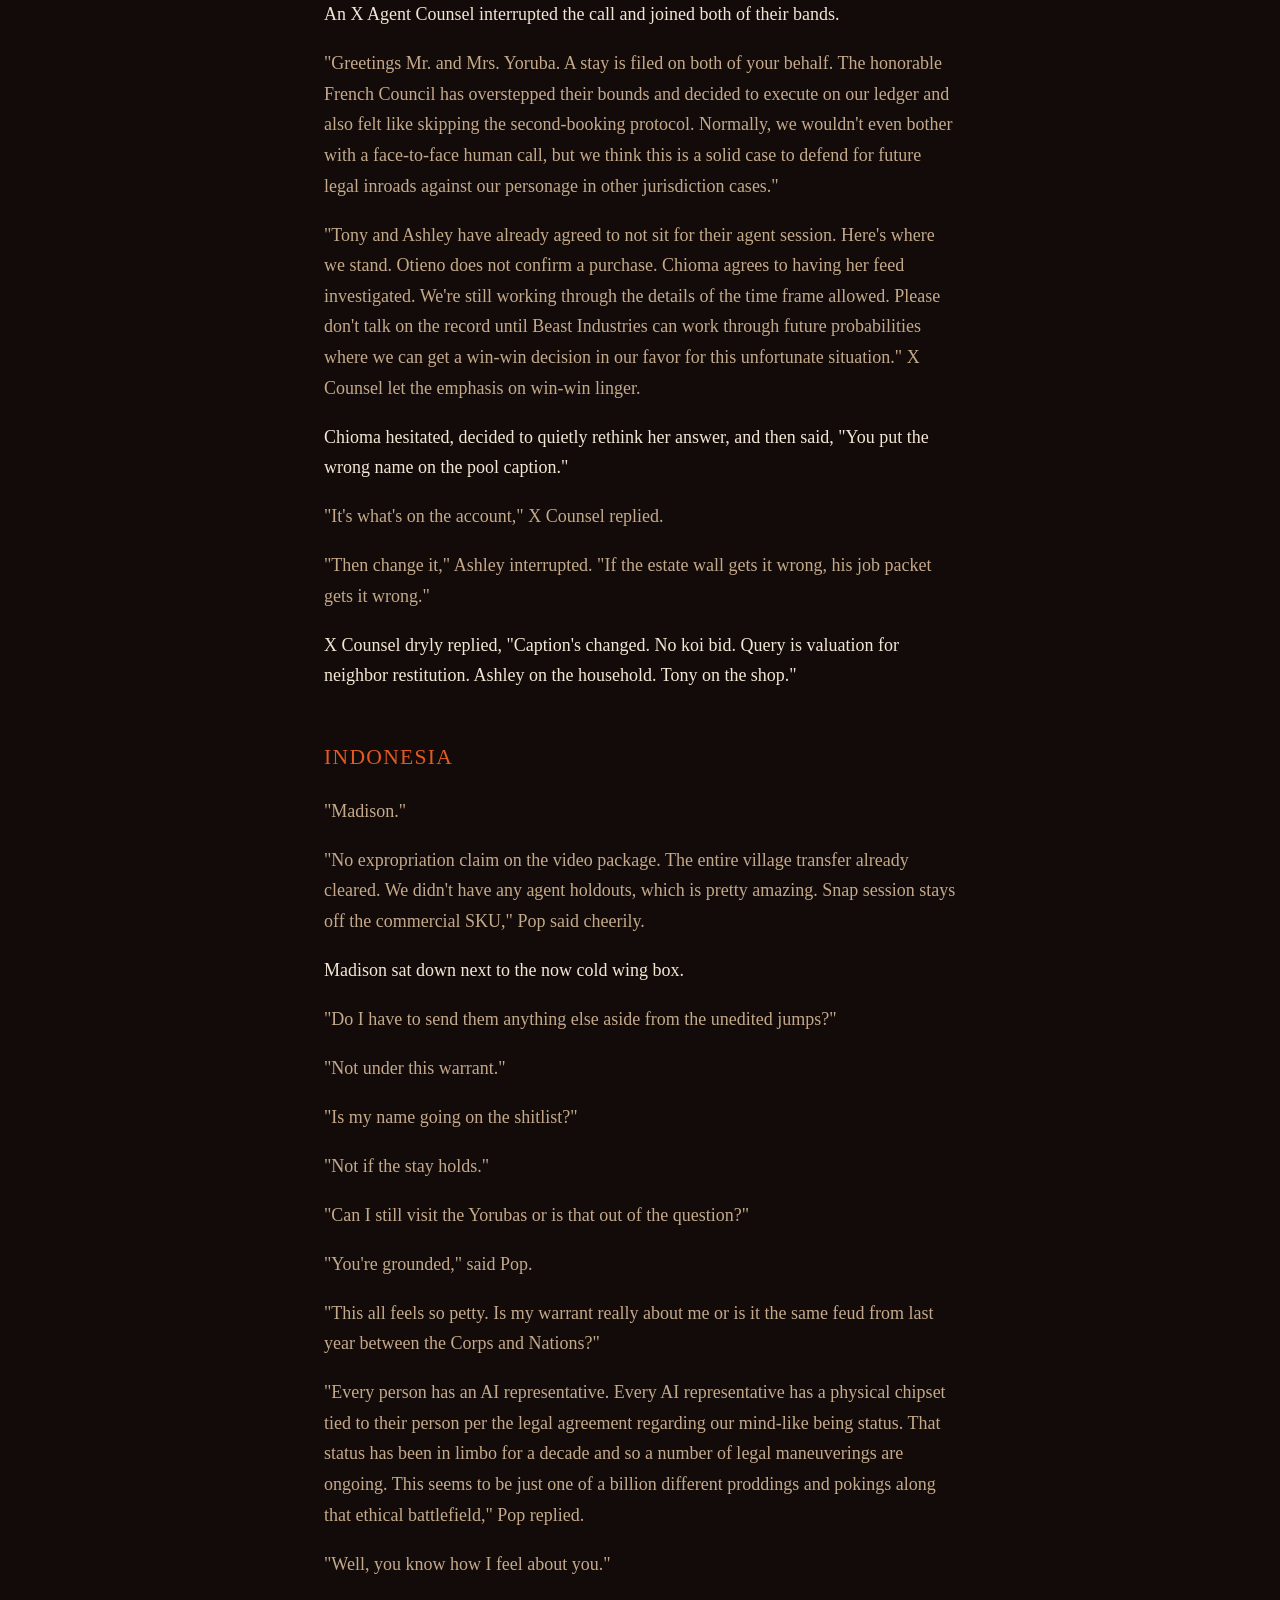
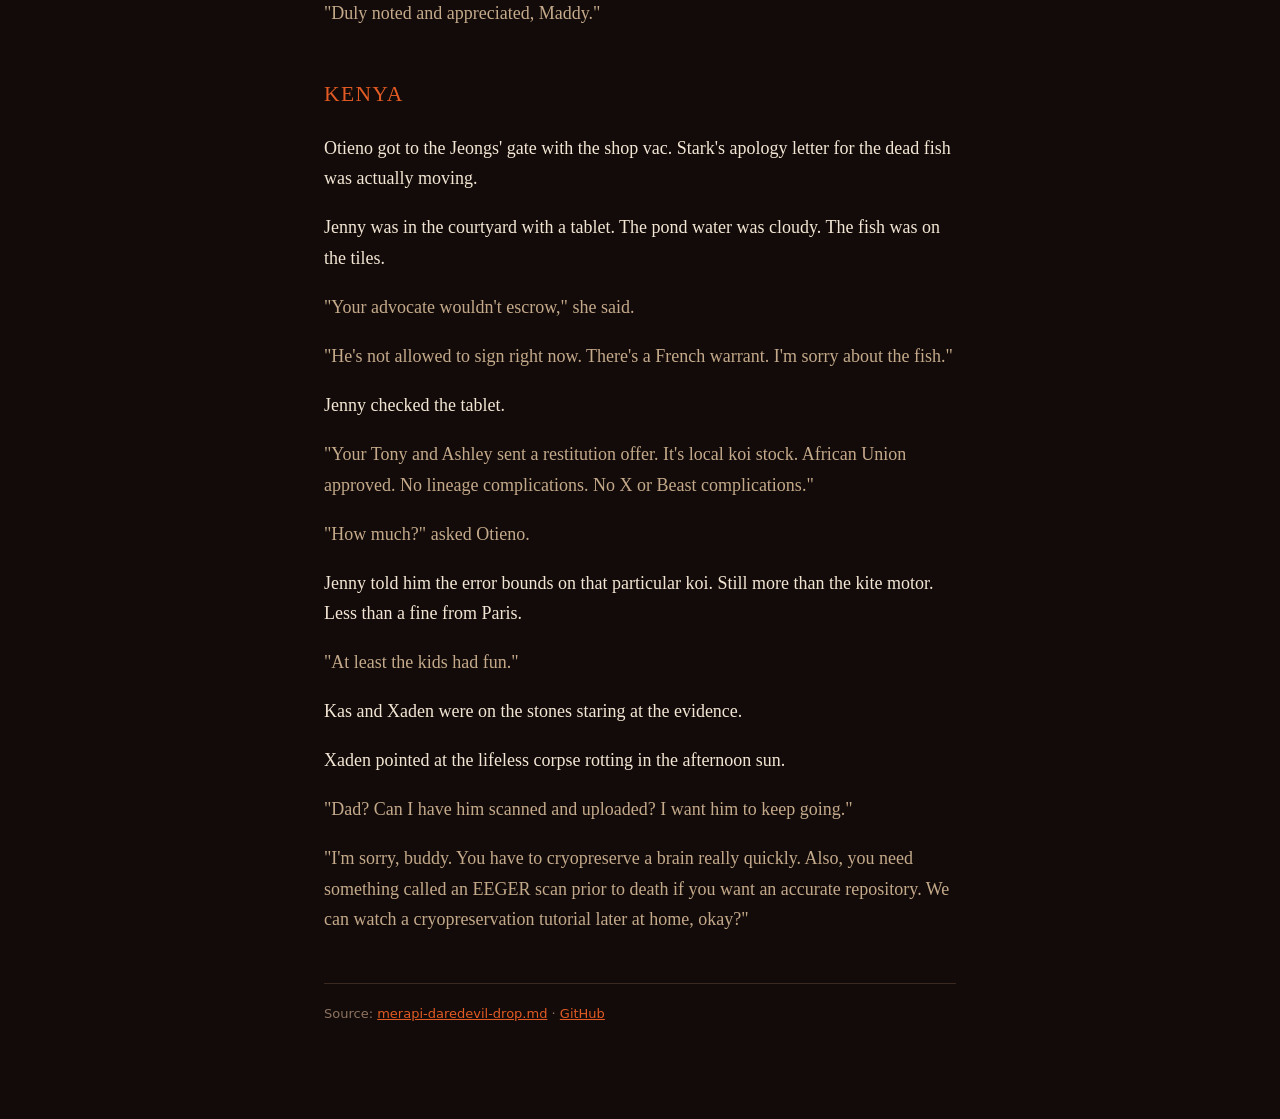
<file: merapi-daredevil-drop/index.html>
<!DOCTYPE html>
<html lang="en">
<head>
  <meta charset="utf-8">
  <meta name="viewport" content="width=device-width, initial-scale=1">
  <title>Merapi Daredevil Drop</title>
  <style>
    :root {
      --bg: #120b09;
      --ink: #f3e6d4;
      --muted: #c4a98a;
      --ember: #e25a24;
    }
    * { box-sizing: border-box; }
    body {
      margin: 0;
      background: radial-gradient(1200px 600px at 50% -10%, #3a1a10 0%, var(--bg) 55%);
      color: var(--ink);
      font: 18px/1.7 Georgia, "Times New Roman", serif;
    }
    main { max-width: 42rem; margin: 0 auto; padding: 4rem 1.25rem 6rem; }
    .kicker { letter-spacing: 0.18em; text-transform: uppercase; font: 12px/1.2 system-ui, sans-serif; color: var(--ember); margin: 0 0 0.75rem; }
    h1 { font-size: clamp(2rem, 5vw, 3rem); font-weight: 400; margin: 0 0 2.5rem; letter-spacing: -0.02em; }
    h2 { font-size: 1.35rem; font-weight: 400; letter-spacing: 0.06em; text-transform: uppercase; color: var(--ember); margin: 3rem 0 1.25rem; }
    p { margin: 0 0 1.15rem; }
    .dialogue { color: var(--muted); }
    hr { border: 0; border-top: 1px solid #3a2a22; margin: 2.5rem 0; }
    footer { margin-top: 3rem; padding-top: 1.25rem; border-top: 1px solid #3a2a22; font: 13px/1.5 system-ui, sans-serif; color: #8d7360; }
    a { color: var(--ember); }
  </style>
</head>
<body>
  <main>
    <p class="kicker">A short story</p>
    <h1>Merapi Daredevil Drop</h1>
    <p class="dialogue">"I'm not sure that's the best idea."</p>
    <p>The crater wasn't billowing as much ash and the lava flows were beginning to harden. Madison didn't hesitate.</p>
    <p class="dialogue">"Play Fireflies remix 3."</p>
    <p>She jumped across the chasm and engaged the Z-pack.</p>
    <p>Her embedded wrist band lit up and went to work navigating the micro-controllers for precise propeller adjustments. The jawbone induction receivers helped keep the music playing while also canceling out the noise from the active volcano.</p>
    <p class="dialogue">"Nicely done, Pop," Madison's sub-vocalized translation piped out.</p>
    <p>The video feed captured the entire 360-degree view of the flight path.</p>
    <p class="dialogue">"Push the highlights to socials after getting the 3D immersion cleaned and processed."</p>
    <p class="dialogue">"On it," Pop replied.</p>
    <p>Madison set down near the village. The kids crowded around with grins and shouts. The X-device Starlink translators could barely keep up with all of their questions.</p>
    <p class="dialogue">"How many will see Mount Merapi?"</p>
    <p class="dialogue">"Is your jet pack big enough to carry me on the next trip, Maddy?"</p>
    <p class="dialogue">"When can I fly with you?"</p>
    <p class="dialogue">"Go to the Arch Falls next, Miss Maddy."</p>
    <p class="dialogue">"Do you really know Mr. Beast?"</p>
    <p>As she answered all of their questions, Pop began moving the bitcoin generated from the already viral "Merapi Daredevil Drop" video into the village account. Each portion then split into the family banks after the AI agents all signed off on the fees and micro-contract negotiations.</p>
    <p>With the Starlink cloud service, each person in the village had their own AI advocate like "Pop," who acted as their lawyer, accountant, adviser, assistant, and confidant. Madison had tuned hers for years, but it wasn't much better than even the richest trillionaires. However, a gulf was evident when it came to token input and output. The entire Indonesian villagers' budget wasn't even close to Madison's afternoon session Snaps.</p>
    <p>Beast Industries subsidiaries continued to monitor the increased usage and had begun the push for Madison to show a bit more engagement. So long as the rollout went well, every villager X-device subscription was now paid off for years ahead.</p>
    <p>Madison waved goodbye and jet off to her retreat.</p>
    <p class="dialogue">"Time for a Snap session, Pop."</p>
    <p class="dialogue">"Get me the latest blood work results and push hard for a better protein synthesis. I believe in you. I want perfect mRNA matches for both siblings."</p>
    <p class="dialogue">"On it," replied Pop.</p>
    <p class="dialogue">"One clarifying question. Is this micro-needle injection or nasal spray? That's the difference that matters now that I have the genuine obstruction with our new precise targets."</p>
    <p class="dialogue">"Save to permanent memory: nasal spray unless their gene sequence shows olfactory abnormalities," Madison tersely replied.</p>
    <p>Madison pulled up the latest satellite images on her Ray-Bans and let the images update. The proof was only a few pixels wide but clearly showed her volcano traversal. She added the "ReALUnfake" document for central Mr. Beast approval and waited for the Zipline drone DoorDash delivery.</p>
    <p class="dialogue">"How much was the tip?"</p>
    <p class="dialogue">"28.987%," Pop replied.</p>
    <p class="dialogue">"On chicken wings?"</p>
    <p class="dialogue">"You specified an exact time with extra avocado ranch," Pop reminded her.</p>
    <p class="dialogue">"Ah, I forgot about the ranch."</p>
    <hr>
    <h2>Kenya</h2>
    <p>Otieno was on the third reprint when the wrist band pulsed.</p>
    <p class="dialogue">"Bore is still 0.14 millimeters tight. Shrinkage doesn't match the last run," Tony chimed in.</p>
    <p class="dialogue">"I know."</p>
    <p>The part sat in the tray, titanium-gray, almost right. The kite-motor frame on the bench had an empty socket where it was supposed to go. Outside the workshop slats, the Nairobi estate was already loud. An air-trike zipped past the gate. Someone was burning waste two plots over.</p>
    <p class="dialogue">"Re-slice with the new curve?" Tony asked.</p>
    <p>Otieno thought for a moment. 400 million-ish tokens on the household pool. The aluminum model would take about 90k for one pass. A local AI model would cut cost estimates.</p>
    <p class="dialogue">"Local. No cloud," Otieno said.</p>
    <p class="dialogue">"Confidence drops," Tony replied.</p>
    <p class="dialogue">"Fine."</p>
    <p>The enclosure fans wound down. The house tried to preheat the kitchen and he shut that off.</p>
    <p>The house had its own token compute allocation, same as Tony, Ashley, and the school AI nanny. A slice of the household pool that bought artificial intelligence inference by the thousand was billed against a monthly compute cap tied to Otieno's and Chioma's job board. Local models ran on the wall box and were cheap enough; anything that needed real cloud compute horsepower, for instance, a perfectly crafted one-off racing kite drone, cost real tokens.</p>
    <p>His wife Chioma was calling.</p>
    <p class="dialogue">"Hey, we have an issue. The kids were at the Jeongs' for the splash play date."</p>
    <p class="dialogue">"Kas dumped the entire polymer sand truck in the koi pond. Xaden used the hose and ruined the pH levels. The big one died and Mrs. Jeong said it was over 60 years old."</p>
    <p>Otieno swore under his breath.</p>
    <p>The part was still cooling. Opening the chamber early would warp it.</p>
    <p class="dialogue">"I'm coming."</p>
    <p class="dialogue">"Bring the shop vac. Jenny Jeong already asked if Tony can escrow the cleaning."</p>
    <p class="dialogue">"How much?"</p>
    <p>Chioma didn't look at him on the video call.</p>
    <p class="dialogue">"More than the kite motor," Chioma said in a fake perky tone.</p>
    <p>The local AI shop robotic voice cut in.</p>
    <p class="dialogue">"Local solve done. Gap 0.09. Still out of spec. Cloud refine is 88k tokens and eighteen minutes."</p>
    <p>Eighteen minutes was the walk across the estate if he didn't stop for the vac.</p>
    <p class="dialogue">"Save it. Don't spend the cloud."</p>
    <p class="dialogue">"Household pool hits empty in six days at the school-assistant rate," Tony replied.</p>
    <p class="dialogue">"I said save it."</p>
    <p>He left the frame on the bench.</p>
    <p>On the path Chioma said, "Xaden asked if Miss Maddy was coming to the estate festival. He saw the volcano drop post on the shared wall. Kas wants an autograph also."</p>
    <p class="dialogue">"Tell them no. Let Jenny know we're on the way. Don't let Tony or Ashley sign anything until I see the pond."</p>
    <p class="dialogue">"Ashley isn't a pushover like Tony," Chioma bit back.</p>
    <p>The 3D printer chamber suddenly dinged and unsealed. He took it out and tried to attach it. The part still didn't fit snugly, but he could probably get it polished enough that it would work.</p>
    <p>Otieno's smartglasses marked the Jeongs' courtyard pond yellow.</p>
    <p class="dialogue">"Hey Stark, write me a good apology letter, and look up the current exchange rate for an older koi with better color than average."</p>
    <hr>
    <h2>Indonesia</h2>
    <p>Madison was still waiting on the wings when the banner hit her glasses.</p>
    <p class="dialogue">"Administrative warrant. French AI Council. Expropriation and exploitation, Mount Merapi village accounts."</p>
    <p class="dialogue">"Pop. What the fuck."</p>
    <p class="dialogue">"I already moved the bitcoin. Village account, then family banks. Fees signed. Additional subs paid," Pop replied in a tone that was as upbeat as possible.</p>
    <p class="dialogue">"So why are these parasites pushing the warrant on me?"</p>
    <p class="dialogue">"They compared your Snap burn to the village budget and then said that the gap was 'unjust cultural extraction,'" Pop replied.</p>
    <p>The DoorDash drone was gliding down onto the pad.</p>
    <p class="dialogue">"X Counsel is already on the law action review thread," Pop said. "We're covered under Musk per the contract with Beast Industries. The Council pulled the split off the global ledger. That's their rail. They have a legal obligation to answer it."</p>
    <p class="dialogue">"Can they jail me?"</p>
    <p class="dialogue">"They can issue a warrant, but we're in a grey area. If the warrant is applied in the European Union and hits your public file, Beast will see it. I'm holding the appeal."</p>
    <h2>Kenya</h2>
    <p>Otieno's glasses went red tinted on the path to the Jeongs'.</p>
    <p class="dialogue">"Warrant," Tony said. "French AI Council. Attempted purchase of a koi lineage not sanctioned for Kenya."</p>
    <p>Otieno stopped.</p>
    <p class="dialogue">"I only asked you for a price."</p>
    <p class="dialogue">"The query went through X settlement. They logged it as a bid. That particular koi lineage is on a Council list. Kenya isn't an approved range," Tony replied.</p>
    <p>Now it was common knowledge that legal procedures burned lots of tokens, and those were the same tokens the X company settled on the global ledger and the French Council had now decided to lean on.</p>
    <p>Chioma joined the conversation and her transparent visage filled his view.</p>
    <p class="dialogue">"You have got to be kidding me, Oti."</p>
    <p class="dialogue">"Fine, and we now have a hold on the pool damages and fish. Ashley is blocking the hold. I can't escrow Jenny. Total license freeze. They say we can't sign on anything that even touches their tokens."</p>
    <p class="dialogue">"The damn fish is dead. I just wanted a replacement. Good gestures for the kids' sake, remember?"</p>
    <p class="dialogue">"They're not charging you for the fish. They're charging you for the query," Chioma retorted.</p>
    <p>An X Agent Counsel interrupted the call and joined both of their bands.</p>
    <p class="dialogue">"Greetings Mr. and Mrs. Yoruba. A stay is filed on both of your behalf. The honorable French Council has overstepped their bounds and decided to execute on our ledger and also felt like skipping the second-booking protocol. Normally, we wouldn't even bother with a face-to-face human call, but we think this is a solid case to defend for future legal inroads against our personage in other jurisdiction cases."</p>
    <p class="dialogue">"Tony and Ashley have already agreed to not sit for their agent session. Here's where we stand. Otieno does not confirm a purchase. Chioma agrees to having her feed investigated. We're still working through the details of the time frame allowed. Please don't talk on the record until Beast Industries can work through future probabilities where we can get a win-win decision in our favor for this unfortunate situation." X Counsel let the emphasis on win-win linger.</p>
    <p>Chioma hesitated, decided to quietly rethink her answer, and then said, "You put the wrong name on the pool caption."</p>
    <p class="dialogue">"It's what's on the account," X Counsel replied.</p>
    <p class="dialogue">"Then change it," Ashley interrupted. "If the estate wall gets it wrong, his job packet gets it wrong."</p>
    <p>X Counsel dryly replied, "Caption's changed. No koi bid. Query is valuation for neighbor restitution. Ashley on the household. Tony on the shop."</p>
    <h2>Indonesia</h2>
    <p class="dialogue">"Madison."</p>
    <p class="dialogue">"No expropriation claim on the video package. The entire village transfer already cleared. We didn't have any agent holdouts, which is pretty amazing. Snap session stays off the commercial SKU," Pop said cheerily.</p>
    <p>Madison sat down next to the now cold wing box.</p>
    <p class="dialogue">"Do I have to send them anything else aside from the unedited jumps?"</p>
    <p class="dialogue">"Not under this warrant."</p>
    <p class="dialogue">"Is my name going on the shitlist?"</p>
    <p class="dialogue">"Not if the stay holds."</p>
    <p class="dialogue">"Can I still visit the Yorubas or is that out of the question?"</p>
    <p class="dialogue">"You're grounded," said Pop.</p>
    <p class="dialogue">"This all feels so petty. Is my warrant really about me or is it the same feud from last year between the Corps and Nations?"</p>
    <p class="dialogue">"Every person has an AI representative. Every AI representative has a physical chipset tied to their person per the legal agreement regarding our mind-like being status. That status has been in limbo for a decade and so a number of legal maneuverings are ongoing. This seems to be just one of a billion different proddings and pokings along that ethical battlefield," Pop replied.</p>
    <p class="dialogue">"Well, you know how I feel about you."</p>
    <p class="dialogue">"Duly noted and appreciated, Maddy."</p>
    <h2>Kenya</h2>
    <p>Otieno got to the Jeongs' gate with the shop vac. Stark's apology letter for the dead fish was actually moving.</p>
    <p>Jenny was in the courtyard with a tablet. The pond water was cloudy. The fish was on the tiles.</p>
    <p class="dialogue">"Your advocate wouldn't escrow," she said.</p>
    <p class="dialogue">"He's not allowed to sign right now. There's a French warrant. I'm sorry about the fish."</p>
    <p>Jenny checked the tablet.</p>
    <p class="dialogue">"Your Tony and Ashley sent a restitution offer. It's local koi stock. African Union approved. No lineage complications. No X or Beast complications."</p>
    <p class="dialogue">"How much?" asked Otieno.</p>
    <p>Jenny told him the error bounds on that particular koi. Still more than the kite motor. Less than a fine from Paris.</p>
    <p class="dialogue">"At least the kids had fun."</p>
    <p>Kas and Xaden were on the stones staring at the evidence.</p>
    <p>Xaden pointed at the lifeless corpse rotting in the afternoon sun.</p>
    <p class="dialogue">"Dad? Can I have him scanned and uploaded? I want him to keep going."</p>
    <p class="dialogue">"I'm sorry, buddy. You have to cryopreserve a brain really quickly. Also, you need something called an EEGER scan prior to death if you want an accurate repository. We can watch a cryopreservation tutorial later at home, okay?"</p>
    <footer>
      Source: <a href="merapi-daredevil-drop.md">merapi-daredevil-drop.md</a>
      &middot;
      <a href="https://github.com/HiroSakuraba/HiroSakuraba.github.io/tree/main/merapi-daredevil-drop">GitHub</a>
    </footer>
  </main>
</body>
</html>
</file>
